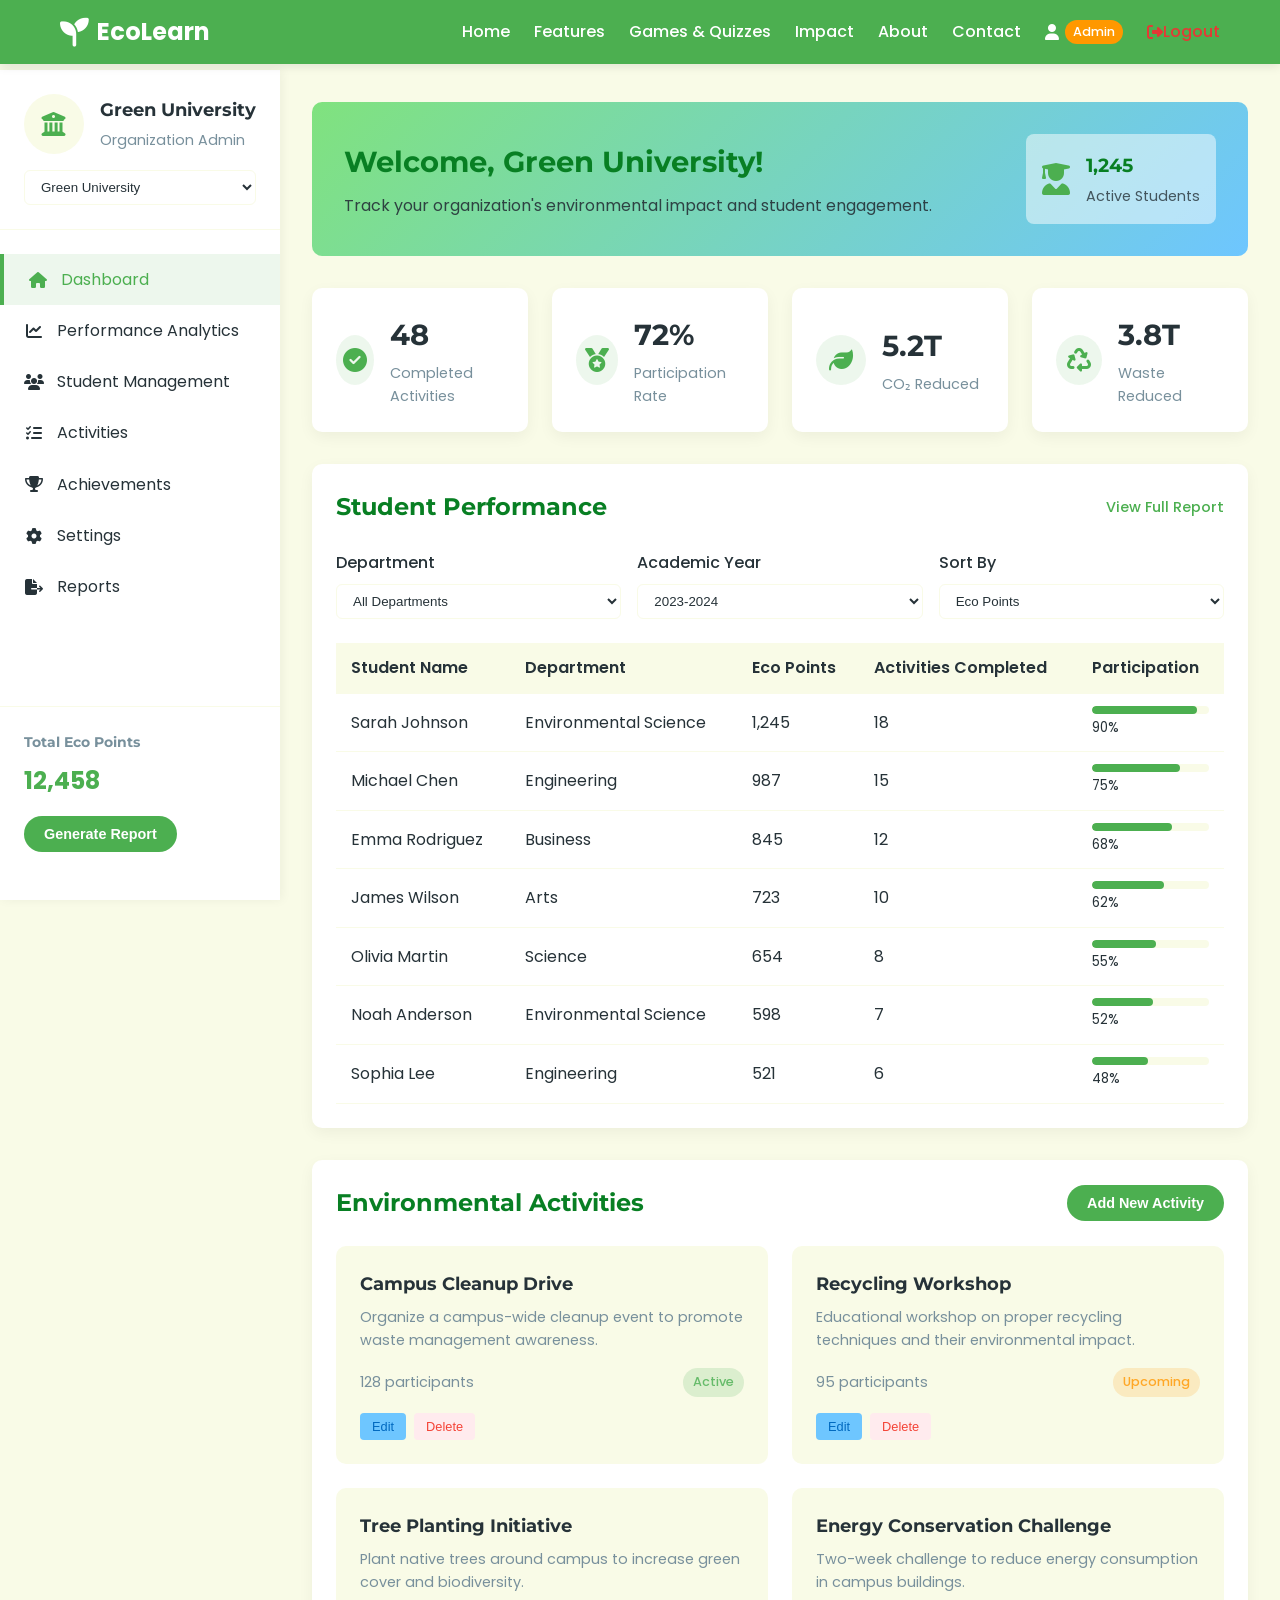
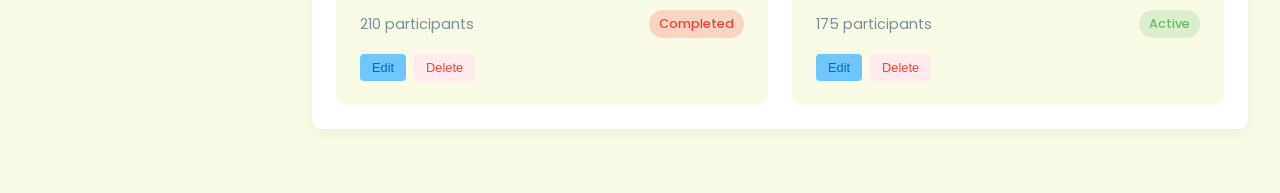
<file: admin_dashboard.html>
<!DOCTYPE html>
<html lang="en">
<head>
    <meta charset="UTF-8">
    <meta name="viewport" content="width=device-width, initial-scale=1.0">
    <title>EcoLearn - Organization Dashboard</title>
    <link href="https://fonts.googleapis.com/css2?family=Poppins:wght@300;400;500;600;700&family=Montserrat:wght@400;500;600;700&display=swap" rel="stylesheet">
    <link rel="stylesheet" href="https://cdnjs.cloudflare.com/ajax/libs/font-awesome/6.4.0/css/all.min.css">
    <style>
        :root {
            --primary: #4CAF50;
            --primary-light: #80e27e;
            --primary-dark: #087f23;
            --secondary: #FF9800;
            --secondary-light: #ffc947;
            --secondary-dark: #c66900;
            --accent: #2196F3;
            --accent-light: #6ec6ff;
            --accent-dark: #0069c0;
            --text: #263238;
            --text-light: #78909c;
            --background: #f9fbe7;
            --surface: #ffffff;
            --error: #f44336;
            --success: #66bb6a;
            --warning: #ffa726;
            --sidebar-width: 280px;
            --header-height: 70px;
        }

        * {
            margin: 0;
            padding: 0;
            box-sizing: border-box;
        }

        body {
            font-family: 'Poppins', sans-serif;
            line-height: 1.6;
            color: var(--text);
            background-color: var(--background);
        }

        h1, h2, h3, h4, h5, h6 {
            font-family: 'Montserrat', sans-serif;
            font-weight: 700;
            color: var(--primary-dark);
        }

        /* Navigation */
        .navbar {
            position: fixed;
            top: 0;
            left: 0;
            width: 100%;
            background-color: var(--primary);
            box-shadow: 0 2px 10px rgba(0, 0, 0, 0.1);
            z-index: 1000;
            padding: 0.8rem 0;
        }

        .nav-container {
            display: flex;
            justify-content: space-between;
            align-items: center;
            max-width: 1200px;
            margin: 0 auto;
            padding: 0 20px;
        }

        .nav-logo {
            display: flex;
            align-items: center;
            font-size: 1.5rem;
            font-weight: 700;
            color: white;
        }

        .nav-logo i {
            margin-right: 0.5rem;
            font-size: 1.8rem;
        }

        .nav-menu {
            display: flex;
            align-items: center;
            list-style: none;
            margin: 0;
            padding: 0;
        }

        .nav-item {
            margin-left: 1.5rem;
            position: relative;
        }

        .nav-link {
            text-decoration: none;
            color: white;
            font-weight: 500;
            transition: color 0.3s;
            display: flex;
            align-items: center;
        }

        .nav-link:hover {
            color: var(--secondary-light);
        }

        .points-badge {
            background-color: var(--secondary);
            color: white;
            border-radius: 20px;
            padding: 2px 8px;
            font-size: 0.8rem;
            margin-left: 6px;
        }

        .logout-link {
            color: #e53935 !important;
        }

        .hamburger {
            display: none;
            flex-direction: column;
            cursor: pointer;
        }

        .bar {
            width: 25px;
            height: 3px;
            background-color: white;
            margin: 3px 0;
            transition: 0.3s;
        }

        /* Dashboard Layout */
        .dashboard-container {
            display: flex;
            margin-top: var(--header-height);
            min-height: calc(100vh - var(--header-height));
        }

        /* Sidebar */
        .sidebar {
            width: var(--sidebar-width);
            background: var(--surface);
            box-shadow: 2px 0 10px rgba(0, 0, 0, 0.05);
            padding: 1.5rem 0;
            display: flex;
            flex-direction: column;
            position: fixed;
            height: calc(100vh - var(--header-height));
            overflow-y: auto;
        }

        .sidebar-header {
            padding: 0 1.5rem 1.5rem;
            border-bottom: 1px solid var(--background);
        }

        .organization-profile {
            display: flex;
            align-items: center;
        }

        .org-img {
            width: 60px;
            height: 60px;
            border-radius: 50%;
            object-fit: cover;
            margin-right: 1rem;
            background-color: var(--background);
            display: flex;
            align-items: center;
            justify-content: center;
            color: var(--primary);
            font-size: 1.5rem;
        }

        .org-info h3 {
            font-size: 1.1rem;
            margin-bottom: 0.25rem;
            color: var(--text);
        }

        .org-info p {
            color: var(--text-light);
            font-size: 0.9rem;
        }

        .org-selector {
            margin-top: 1rem;
        }

        .org-selector select {
            width: 100%;
            padding: 8px 12px;
            border-radius: 6px;
            border: 1px solid var(--background);
            background-color: var(--surface);
            color: var(--text);
        }

        .sidebar-nav {
            flex: 1;
            padding: 1.5rem 0;
        }

        .sidebar-nav ul {
            list-style: none;
        }

        .sidebar-nav .nav-item {
            margin: 0;
        }

        .sidebar-nav .nav-item a {
            display: flex;
            align-items: center;
            padding: 0.8rem 1.5rem;
            color: var(--text);
            text-decoration: none;
            transition: all 0.3s;
        }

        .sidebar-nav .nav-item a i {
            margin-right: 0.8rem;
            width: 20px;
            text-align: center;
        }

        .sidebar-nav .nav-item a:hover {
            background-color: rgba(76, 175, 80, 0.1);
            color: var(--primary);
        }

        .sidebar-nav .nav-item.active a {
            background-color: rgba(76, 175, 80, 0.1);
            color: var(--primary);
            border-left: 4px solid var(--primary);
        }

        .sidebar-footer {
            padding: 1.5rem;
            border-top: 1px solid var(--background);
        }

        .org-stats h4 {
            font-size: 0.9rem;
            color: var(--text-light);
            margin-bottom: 0.5rem;
        }

        .stats-display {
            font-size: 1.5rem;
            font-weight: 700;
            color: var(--primary);
            margin-bottom: 1rem;
        }

        /* Main Content */
        .main-content {
            flex: 1;
            margin-left: var(--sidebar-width);
            padding: 2rem;
        }

        /* Welcome Banner */
        .welcome-banner {
            background: linear-gradient(135deg, var(--primary-light) 0%, var(--accent-light) 100%);
            border-radius: 10px;
            padding: 2rem;
            color: var(--text);
            display: flex;
            justify-content: space-between;
            align-items: center;
            margin-bottom: 2rem;
        }

        .welcome-content h1 {
            font-size: 1.8rem;
            margin-bottom: 0.5rem;
            color: var(--primary-dark);
        }

        .welcome-content p {
            opacity: 0.9;
        }

        .welcome-stats {
            display: flex;
        }

        .stat-card {
            display: flex;
            align-items: center;
            background: rgba(255, 255, 255, 0.5);
            padding: 1rem;
            border-radius: 8px;
        }

        .stat-card i {
            font-size: 2rem;
            margin-right: 1rem;
            color: var(--primary);
        }

        .stat-card h3 {
            font-size: 1.2rem;
            margin-bottom: 0.25rem;
            color: var(--primary-dark);
        }

        .stat-card p {
            font-size: 0.9rem;
            opacity: 0.8;
        }

        /* Stats Overview */
        .stats-overview {
            display: grid;
            grid-template-columns: repeat(auto-fit, minmax(200px, 1fr));
            gap: 1.5rem;
            margin-bottom: 2rem;
        }

        .stats-overview .stat {
            background: var(--surface);
            border-radius: 10px;
            padding: 1.5rem;
            box-shadow: 0 5px 15px rgba(0, 0, 0, 0.05);
            display: flex;
            align-items: center;
        }

        .stat-icon {
            width: 50px;
            height: 50px;
            background: rgba(76, 175, 80, 0.1);
            border-radius: 50%;
            display: flex;
            align-items: center;
            justify-content: center;
            margin-right: 1rem;
        }

        .stat-icon i {
            font-size: 1.5rem;
            color: var(--primary);
        }

        .stat-info h3 {
            font-size: 1.8rem;
            color: var(--text);
            margin-bottom: 0.25rem;
        }

        .stat-info p {
            color: var(--text-light);
            font-size: 0.9rem;
        }

        /* Section Header */
        .section-header {
            display: flex;
            justify-content: space-between;
            align-items: center;
            margin-bottom: 1.5rem;
        }

        .section-header h2 {
            font-size: 1.5rem;
            color: var(--primary-dark);
        }

        .view-all {
            color: var(--primary);
            text-decoration: none;
            font-weight: 500;
            font-size: 0.9rem;
        }

        .view-all:hover {
            text-decoration: underline;
        }

        /* Student Performance */
        .student-performance {
            background: var(--surface);
            border-radius: 10px;
            padding: 1.5rem;
            box-shadow: 0 5px 15px rgba(0, 0, 0, 0.05);
            margin-bottom: 2rem;
        }

        .performance-filters {
            display: flex;
            gap: 1rem;
            margin-bottom: 1.5rem;
        }

        .filter-group {
            flex: 1;
        }

        .filter-group label {
            display: block;
            margin-bottom: 0.5rem;
            font-weight: 500;
            color: var(--text);
        }

        .filter-group select {
            width: 100%;
            padding: 8px 12px;
            border-radius: 6px;
            border: 1px solid var(--background);
            background-color: var(--surface);
            color: var(--text);
        }

        .performance-table {
            width: 100%;
            border-collapse: collapse;
        }

        .performance-table th,
        .performance-table td {
            padding: 12px 15px;
            text-align: left;
            border-bottom: 1px solid var(--background);
        }

        .performance-table th {
            background-color: var(--background);
            font-weight: 600;
            color: var(--text);
        }

        .performance-table tr:hover {
            background-color: rgba(76, 175, 80, 0.05);
        }

        .progress-bar {
            height: 8px;
            background-color: var(--background);
            border-radius: 4px;
            overflow: hidden;
        }

        .progress-fill {
            height: 100%;
            background-color: var(--primary);
            border-radius: 4px;
        }

        /* Activities Management */
        .activities-management {
            background: var(--surface);
            border-radius: 10px;
            padding: 1.5rem;
            box-shadow: 0 5px 15px rgba(0, 0, 0, 0.05);
            margin-bottom: 2rem;
        }

        .activities-header {
            display: flex;
            justify-content: space-between;
            align-items: center;
            margin-bottom: 1.5rem;
        }

        .btn {
            padding: 10px 20px;
            border-radius: 50px;
            font-weight: 600;
            font-size: 0.9rem;
            cursor: pointer;
            transition: all 0.3s;
            border: none;
            display: inline-block;
            text-align: center;
            text-decoration: none;
        }

        .btn-primary {
            background-color: var(--primary);
            color: white;
        }

        .btn-primary:hover {
            background-color: var(--primary-dark);
            transform: translateY(-2px);
        }

        .btn-secondary {
            background-color: var(--background);
            color: var(--text);
        }

        .btn-secondary:hover {
            background-color: #e0e0e0;
        }

        .activities-grid {
            display: grid;
            grid-template-columns: repeat(auto-fill, minmax(300px, 1fr));
            gap: 1.5rem;
        }

        .activity-card {
            background: var(--background);
            border-radius: 10px;
            padding: 1.5rem;
            position: relative;
        }

        .activity-card h3 {
            font-size: 1.1rem;
            margin-bottom: 0.5rem;
            color: var(--text);
        }

        .activity-card p {
            color: var(--text-light);
            margin-bottom: 1rem;
            font-size: 0.9rem;
        }

        .activity-meta {
            display: flex;
            justify-content: space-between;
            align-items: center;
            margin-bottom: 1rem;
        }

        .participants {
            font-size: 0.9rem;
            color: var(--text-light);
        }

        .activity-status {
            padding: 4px 10px;
            border-radius: 20px;
            font-size: 0.8rem;
            font-weight: 500;
        }

        .status-active {
            background: rgba(102, 187, 106, 0.2);
            color: var(--success);
        }

        .status-upcoming {
            background: rgba(255, 167, 38, 0.2);
            color: var(--warning);
        }

        .status-completed {
            background: rgba(244, 67, 54, 0.2);
            color: var(--error);
        }

        .activity-actions {
            display: flex;
            gap: 0.5rem;
        }

        .action-btn {
            padding: 6px 12px;
            border-radius: 4px;
            font-size: 0.8rem;
            cursor: pointer;
            border: none;
        }

        .edit-btn {
            background-color: var(--accent-light);
            color: var(--accent-dark);
        }

        .delete-btn {
            background-color: #ffebee;
            color: var(--error);
        }

        /* Add Activity Modal */
        .modal {
            display: none;
            position: fixed;
            top: 0;
            left: 0;
            width: 100%;
            height: 100%;
            background: rgba(0, 0, 0, 0.7);
            z-index: 10000;
            justify-content: center;
            align-items: center;
        }

        .modal-content {
            background: var(--surface);
            padding: 30px;
            border-radius: 15px;
            max-width: 500px;
            width: 90%;
        }

        .modal-header {
            display: flex;
            justify-content: space-between;
            align-items: center;
            margin-bottom: 20px;
        }

        .modal-header h2 {
            color: var(--primary);
        }

        .close-modal {
            background: none;
            border: none;
            font-size: 1.5rem;
            cursor: pointer;
            color: var(--text-light);
        }

        .form-group {
            margin-bottom: 1.5rem;
        }

        .form-group label {
            display: block;
            margin-bottom: 0.5rem;
            font-weight: 500;
            color: var(--text);
        }

        .form-group input,
        .form-group textarea,
        .form-group select {
            width: 100%;
            padding: 10px 15px;
            border: 1px solid var(--background);
            border-radius: 6px;
            background-color: var(--surface);
            color: var(--text);
        }

        .form-group textarea {
            min-height: 100px;
            resize: vertical;
        }

        .form-actions {
            display: flex;
            justify-content: flex-end;
            gap: 1rem;
            margin-top: 1.5rem;
        }

        /* Responsive Design */
        @media screen and (max-width: 1024px) {
            .sidebar {
                width: 240px;
            }
            
            .main-content {
                margin-left: 240px;
            }
        }

        @media screen and (max-width: 768px) {
            .hamburger {
                display: flex;
            }
            
            .nav-menu {
                position: fixed;
                left: -100%;
                top: 70px;
                display: flex;
                flex-direction: column;
                background-color: var(--primary);
                width: 100%;
                text-align: center;
                transition: 0.3s;
                box-shadow: 0 10px 27px rgba(0, 0, 0, 0.05);
                padding: 2rem 0;
            }
            
            .nav-menu.active {
                left: 0;
            }
            
            .nav-item {
                margin: 1.5rem 0;
            }
            
            .dashboard-container {
                flex-direction: column;
            }
            
            .sidebar {
                position: relative;
                width: 100%;
                height: auto;
                margin-bottom: 1rem;
            }
            
            .main-content {
                margin-left: 0;
                padding: 1rem;
            }
            
            .welcome-banner {
                flex-direction: column;
                text-align: center;
                gap: 1.5rem;
            }
            
            .stats-overview {
                grid-template-columns: repeat(2, 1fr);
            }
            
            .performance-filters {
                flex-direction: column;
            }
            
            .activities-grid {
                grid-template-columns: 1fr;
            }
        }

        @media screen and (max-width: 480px) {
            .stats-overview {
                grid-template-columns: 1fr;
            }
            
            .stat {
                flex-direction: column;
                text-align: center;
            }
            
            .stat-icon {
                margin-right: 0;
                margin-bottom: 1rem;
            }
        }
    </style>
</head>
<body>
    <!-- Navigation -->
    <nav class="navbar">
        <div class="nav-container">
            <div class="nav-logo">
                <i class="fas fa-seedling"></i>
                <span>EcoLearn</span>
            </div>
            <ul class="nav-menu">
                <li class="nav-item"><a href="index.html" class="nav-link">Home</a></li>
                <li class="nav-item"><a href="#features" class="nav-link">Features</a></li>
                <li class="nav-item"><a href="#games" class="nav-link">Games & Quizzes</a></li>
                <li class="nav-item"><a href="#impact" class="nav-link">Impact</a></li>
                <li class="nav-item"><a href="#about" class="nav-link">About</a></li>
                <li class="nav-item"><a href="#contact" class="nav-link">Contact</a></li>
                <li class="nav-item"><a href="profile.html" class="nav-link profile-link">
                    <i class="fas fa-user"></i>
                    <span class="points-badge" id="nav-points">Admin</span>
                </a></li>
                <li class="nav-item"><a href="#" class="nav-link logout-link" id="logout-btn">
                    <i class="fas fa-sign-out-alt"></i>
                    Logout
                </a></li>
            </ul>
            <div class="hamburger">
                <span class="bar"></span>
                <span class="bar"></span>
                <span class="bar"></span>
            </div>
        </div>
    </nav>

    <!-- Dashboard Layout -->
    <div class="dashboard-container">
        <!-- Sidebar -->
        <aside class="sidebar">
            <div class="sidebar-header">
                <div class="organization-profile">
                    <div class="org-img">
                        <i class="fas fa-university"></i>
                    </div>
                    <div class="org-info">
                        <h3 id="org-name">Green University</h3>
                        <p>Organization Admin</p>
                    </div>
                </div>
                <div class="org-selector">
                    <select id="organization-select">
                        <option value="green-university">Green University</option>
                        <option value="eco-college">Eco College</option>
                        <option value="sustainability-institute">Sustainability Institute</option>
                        <option value="environment-org">Environment Organization</option>
                    </select>
                </div>
            </div>
            
            <nav class="sidebar-nav">
                <ul>
                    <li class="nav-item active">
                        <a href="#">
                            <i class="fas fa-home"></i>
                            <span>Dashboard</span>
                        </a>
                    </li>
                    <li class="nav-item">
                        <a href="#">
                            <i class="fas fa-chart-line"></i>
                            <span>Performance Analytics</span>
                        </a>
                    </li>
                    <li class="nav-item">
                        <a href="#">
                            <i class="fas fa-users"></i>
                            <span>Student Management</span>
                        </a>
                    </li>
                    <li class="nav-item">
                        <a href="#">
                            <i class="fas fa-tasks"></i>
                            <span>Activities</span>
                        </a>
                    </li>
                    <li class="nav-item">
                        <a href="#">
                            <i class="fas fa-trophy"></i>
                            <span>Achievements</span>
                        </a>
                    </li>
                    <li class="nav-item">
                        <a href="#">
                            <i class="fas fa-cog"></i>
                            <span>Settings</span>
                        </a>
                    </li>
                    <li class="nav-item">
                        <a href="#">
                            <i class="fas fa-file-export"></i>
                            <span>Reports</span>
                        </a>
                    </li>
                </ul>
            </nav>
            
            <div class="sidebar-footer">
                <div class="org-stats">
                    <h4>Total Eco Points</h4>
                    <div class="stats-display" id="total-org-points">12,458</div>
                    <button class="btn btn-primary">Generate Report</button>
                </div>
            </div>
        </aside>

        <!-- Main Content -->
        <main class="main-content">
            <!-- Welcome Banner -->
            <section class="welcome-banner">
                <div class="welcome-content">
                    <h1 id="welcome-message">Welcome, Green University!</h1>
                    <p>Track your organization's environmental impact and student engagement.</p>
                </div>
                <div class="welcome-stats">
                    <div class="stat-card">
                        <i class="fas fa-user-graduate"></i>
                        <div>
                            <h3 id="student-count">1,245</h3>
                            <p>Active Students</p>
                        </div>
                    </div>
                </div>
            </section>

            <!-- Stats Overview -->
            <section class="stats-overview">
                <div class="stat">
                    <div class="stat-icon">
                        <i class="fas fa-check-circle"></i>
                    </div>
                    <div class="stat-info">
                        <h3 id="completed-activities">48</h3>
                        <p>Completed Activities</p>
                    </div>
                </div>
                <div class="stat">
                    <div class="stat-icon">
                        <i class="fas fa-medal"></i>
                    </div>
                    <div class="stat-info">
                        <h3 id="participation-rate">72%</h3>
                        <p>Participation Rate</p>
                    </div>
                </div>
                <div class="stat">
                    <div class="stat-icon">
                        <i class="fas fa-leaf"></i>
                    </div>
                    <div class="stat-info">
                        <h3 id="co2-reduced">5.2T</h3>
                        <p>CO₂ Reduced</p>
                    </div>
                </div>
                <div class="stat">
                    <div class="stat-icon">
                        <i class="fas fa-recycle"></i>
                    </div>
                    <div class="stat-info">
                        <h3 id="waste-reduced">3.8T</h3>
                        <p>Waste Reduced</p>
                    </div>
                </div>
            </section>

            <!-- Student Performance -->
            <section class="student-performance">
                <div class="section-header">
                    <h2>Student Performance</h2>
                    <a href="#" class="view-all">View Full Report</a>
                </div>
                
                <div class="performance-filters">
                    <div class="filter-group">
                        <label for="department-filter">Department</label>
                        <select id="department-filter">
                            <option value="all">All Departments</option>
                            <option value="science">Science</option>
                            <option value="engineering">Engineering</option>
                            <option value="arts">Arts</option>
                            <option value="business">Business</option>
                        </select>
                    </div>
                    <div class="filter-group">
                        <label for="year-filter">Academic Year</label>
                        <select id="year-filter">
                            <option value="2023">2023-2024</option>
                            <option value="2022">2022-2023</option>
                            <option value="2021">2021-2022</option>
                        </select>
                    </div>
                    <div class="filter-group">
                        <label for="sort-by">Sort By</label>
                        <select id="sort-by">
                            <option value="points">Eco Points</option>
                            <option value="activities">Activities Completed</option>
                            <option value="name">Name</option>
                        </select>
                    </div>
                </div>
                
                <div class="table-container">
                    <table class="performance-table">
                        <thead>
                            <tr>
                                <th>Student Name</th>
                                <th>Department</th>
                                <th>Eco Points</th>
                                <th>Activities Completed</th>
                                <th>Participation</th>
                            </tr>
                        </thead>
                        <tbody id="students-table-body">
                            <!-- Student data will be populated here -->
                        </tbody>
                    </table>
                </div>
            </section>

            <!-- Activities Management -->
            <section class="activities-management">
                <div class="activities-header">
                    <h2>Environmental Activities</h2>
                    <button class="btn btn-primary" id="add-activity-btn">Add New Activity</button>
                </div>
                
                <div class="activities-grid">
                    <div class="activity-card">
                        <h3>Campus Cleanup Drive</h3>
                        <p>Organize a campus-wide cleanup event to promote waste management awareness.</p>
                        <div class="activity-meta">
                            <span class="participants">128 participants</span>
                            <span class="activity-status status-active">Active</span>
                        </div>
                        <div class="activity-actions">
                            <button class="action-btn edit-btn">Edit</button>
                            <button class="action-btn delete-btn">Delete</button>
                        </div>
                    </div>
                    
                    <div class="activity-card">
                        <h3>Recycling Workshop</h3>
                        <p>Educational workshop on proper recycling techniques and their environmental impact.</p>
                        <div class="activity-meta">
                            <span class="participants">95 participants</span>
                            <span class="activity-status status-upcoming">Upcoming</span>
                        </div>
                        <div class="activity-actions">
                            <button class="action-btn edit-btn">Edit</button>
                            <button class="action-btn delete-btn">Delete</button>
                        </div>
                    </div>
                    
                    <div class="activity-card">
                        <h3>Tree Planting Initiative</h3>
                        <p>Plant native trees around campus to increase green cover and biodiversity.</p>
                        <div class="activity-meta">
                            <span class="participants">210 participants</span>
                            <span class="activity-status status-completed">Completed</span>
                        </div>
                        <div class="activity-actions">
                            <button class="action-btn edit-btn">Edit</button>
                            <button class="action-btn delete-btn">Delete</button>
                        </div>
                    </div>
                    
                    <div class="activity-card">
                        <h3>Energy Conservation Challenge</h3>
                        <p>Two-week challenge to reduce energy consumption in campus buildings.</p>
                        <div class="activity-meta">
                            <span class="participants">175 participants</span>
                            <span class="activity-status status-active">Active</span>
                        </div>
                        <div class="activity-actions">
                            <button class="action-btn edit-btn">Edit</button>
                            <button class="action-btn delete-btn">Delete</button>
                        </div>
                    </div>
                </div>
            </section>
        </main>
    </div>

    <!-- Add Activity Modal -->
    <div class="modal" id="add-activity-modal">
        <div class="modal-content">
            <div class="modal-header">
                <h2>Add New Activity</h2>
                <button class="close-modal">&times;</button>
            </div>
            <form id="activity-form">
                <div class="form-group">
                    <label for="activity-name">Activity Name</label>
                    <input type="text" id="activity-name" required>
                </div>
                <div class="form-group">
                    <label for="activity-description">Description</label>
                    <textarea id="activity-description" required></textarea>
                </div>
                <div class="form-group">
                    <label for="activity-category">Category</label>
                    <select id="activity-category" required>
                        <option value="">Select Category</option>
                        <option value="cleanup">Cleanup Drive</option>
                        <option value="recycling">Recycling</option>
                        <option value="conservation">Conservation</option>
                        <option value="education">Education</option>
                        <option value="other">Other</option>
                    </select>
                </div>
                <div class="form-group">
                    <label for="activity-date">Date</label>
                    <input type="date" id="activity-date" required>
                </div>
                <div class="form-group">
                    <label for="activity-location">Location</label>
                    <input type="text" id="activity-location" required>
                </div>
                <div class="form-actions">
                    <button type="button" class="btn btn-secondary" id="cancel-activity">Cancel</button>
                    <button type="submit" class="btn btn-primary">Save Activity</button>
                </div>
            </form>
        </div>
    </div>

    <script>
        // Simulated database for universities and their students
        const universityDatabase = {
            'green-university': {
                name: 'Green University',
                stats: {
                    points: '12,458',
                    students: '1,245',
                    activities: '48',
                    participation: '72%',
                    co2Reduced: '5.2T',
                    wasteReduced: '3.8T'
                },
                students: [
                    { name: 'Sarah Johnson', department: 'Environmental Science', points: 1245, activities: 18, participation: 90 },
                    { name: 'Michael Chen', department: 'Engineering', points: 987, activities: 15, participation: 75 },
                    { name: 'Emma Rodriguez', department: 'Business', points: 845, activities: 12, participation: 68 },
                    { name: 'James Wilson', department: 'Arts', points: 723, activities: 10, participation: 62 },
                    { name: 'Olivia Martin', department: 'Science', points: 654, activities: 8, participation: 55 },
                    { name: 'Noah Anderson', department: 'Environmental Science', points: 598, activities: 7, participation: 52 },
                    { name: 'Sophia Lee', department: 'Engineering', points: 521, activities: 6, participation: 48 }
                ]
            },
            'eco-college': {
                name: 'Eco College',
                stats: {
                    points: '8,732',
                    students: '876',
                    activities: '32',
                    participation: '65%',
                    co2Reduced: '3.1T',
                    wasteReduced: '2.4T'
                },
                students: [
                    { name: 'Liam Garcia', department: 'Environmental Science', points: 987, activities: 14, participation: 82 },
                    { name: 'Isabella Martinez', department: 'Business', points: 845, activities: 12, participation: 75 },
                    { name: 'Ethan Brown', department: 'Science', points: 732, activities: 10, participation: 68 },
                    { name: 'Mia Johnson', department: 'Arts', points: 654, activities: 9, participation: 62 },
                    { name: 'Lucas Smith', department: 'Engineering', points: 587, activities: 8, participation: 58 }
                ]
            },
            'sustainability-institute': {
                name: 'Sustainability Institute',
                stats: {
                    points: '15,321',
                    students: '1,532',
                    activities: '56',
                    participation: '78%',
                    co2Reduced: '6.8T',
                    wasteReduced: '4.2T'
                },
                students: [
                    { name: 'Amelia Wilson', department: 'Environmental Science', points: 1542, activities: 20, participation: 92 },
                    { name: 'Benjamin Taylor', department: 'Engineering', points: 1321, activities: 18, participation: 85 },
                    { name: 'Charlotte Davis', department: 'Science', points: 1187, activities: 16, participation: 78 },
                    { name: 'Henry Miller', department: 'Business', points: 1045, activities: 14, participation: 72 },
                    { name: 'Evelyn Clark', department: 'Arts', points: 932, activities: 12, participation: 68 },
                    { name: 'Alexander White', department: 'Environmental Science', points: 845, activities: 11, participation: 64 },
                    { name: 'Harper Lewis', department: 'Engineering', points: 765, activities: 10, participation: 60 }
                ]
            },
            'environment-org': {
                name: 'Environment Organization',
                stats: {
                    points: '23,876',
                    students: '2,154',
                    activities: '72',
                    participation: '82%',
                    co2Reduced: '9.5T',
                    wasteReduced: '6.3T'
                },
                students: [
                    { name: 'Daniel Harris', department: 'Environmental Science', points: 1987, activities: 24, participation: 95 },
                    { name: 'Ella Walker', department: 'Engineering', points: 1765, activities: 21, participation: 88 },
                    { name: 'Jackson King', department: 'Science', points: 1623, activities: 19, participation: 82 },
                    { name: 'Sofia Scott', department: 'Business', points: 1487, activities: 17, participation: 78 },
                    { name: 'Aiden Young', department: 'Arts', points: 1345, activities: 15, participation: 72 },
                    { name: 'Scarlett Green', department: 'Environmental Science', points: 1234, activities: 14, participation: 68 },
                    { name: 'Logan Hall', department: 'Engineering', points: 1123, activities: 13, participation: 65 },
                    { name: 'Chloe Adams', department: 'Science', points: 987, activities: 12, participation: 62 }
                ]
            }
        };

        document.addEventListener('DOMContentLoaded', function() {
            // Organization selector
            const orgSelect = document.getElementById('organization-select');
            const orgName = document.getElementById('org-name');
            const welcomeMessage = document.getElementById('welcome-message');
            
            // Initial load
            loadUniversityData('green-university');
            
            orgSelect.addEventListener('change', function() {
                const selectedUniversityId = this.value;
                loadUniversityData(selectedUniversityId);
            });
            
            // Add activity modal
            const addActivityBtn = document.getElementById('add-activity-btn');
            const addActivityModal = document.getElementById('add-activity-modal');
            const closeModalBtn = document.querySelector('.close-modal');
            const cancelActivityBtn = document.getElementById('cancel-activity');
            const activityForm = document.getElementById('activity-form');
            
            addActivityBtn.addEventListener('click', function() {
                addActivityModal.style.display = 'flex';
            });
            
            closeModalBtn.addEventListener('click', closeModal);
            cancelActivityBtn.addEventListener('click', closeModal);
            
            activityForm.addEventListener('submit', function(e) {
                e.preventDefault();
                
                // In a real application, you would save the activity data to your backend
                alert('Activity added successfully!');
                closeModal();
                
                // Reset form
                activityForm.reset();
            });
            
            function closeModal() {
                addActivityModal.style.display = 'none';
            }
            
            // Close modal when clicking outside
            window.addEventListener('click', function(e) {
                if (e.target === addActivityModal) {
                    closeModal();
                }
            });
            
            // Mobile menu toggle
            const hamburger = document.querySelector('.hamburger');
            const navMenu = document.querySelector('.nav-menu');
            
            if (hamburger) {
                hamburger.addEventListener('click', function() {
                    navMenu.classList.toggle('active');
                });
            }
            
            // Function to load university data
            function loadUniversityData(universityId) {
                const university = universityDatabase[universityId];
                
                if (!university) return;
                
                // Update UI with university data
                orgName.textContent = university.name;
                welcomeMessage.textContent = `Welcome, ${university.name}!`;
                
                // Update statistics
                document.getElementById('total-org-points').textContent = university.stats.points;
                document.getElementById('student-count').textContent = university.stats.students;
                document.getElementById('completed-activities').textContent = university.stats.activities;
                document.getElementById('participation-rate').textContent = university.stats.participation;
                document.getElementById('co2-reduced').textContent = university.stats.co2Reduced;
                document.getElementById('waste-reduced').textContent = university.stats.wasteReduced;
                
                // Update student table
                populateStudentTable(university.students);
            }
            
            // Function to populate student table
            function populateStudentTable(students) {
                const tableBody = document.getElementById('students-table-body');
                tableBody.innerHTML = '';
                
                students.forEach(student => {
                    const row = document.createElement('tr');
                    row.innerHTML = `
                        <td>${student.name}</td>
                        <td>${student.department}</td>
                        <td>${student.points.toLocaleString()}</td>
                        <td>${student.activities}</td>
                        <td>
                            <div class="progress-bar">
                                <div class="progress-fill" style="width: ${student.participation}%"></div>
                            </div>
                            <small>${student.participation}%</small>
                        </td>
                    `;
                    tableBody.appendChild(row);
                });
            }
            
            // Filter functionality
            const departmentFilter = document.getElementById('department-filter');
            const sortByFilter = document.getElementById('sort-by');
            
            departmentFilter.addEventListener('change', filterStudents);
            sortByFilter.addEventListener('change', filterStudents);
            
            function filterStudents() {
                const currentUniversityId = document.getElementById('organization-select').value;
                const university = universityDatabase[currentUniversityId];
                const department = departmentFilter.value;
                const sortBy = sortByFilter.value;
                
                let filteredStudents = [...university.students];
                
                // Filter by department
                if (department !== 'all') {
                    filteredStudents = filteredStudents.filter(student => 
                        student.department.toLowerCase().includes(department.toLowerCase()));
                }
                
                // Sort students
                filteredStudents.sort((a, b) => {
                    if (sortBy === 'points') {
                        return b.points - a.points;
                    } else if (sortBy === 'activities') {
                        return b.activities - a.activities;
                    } else if (sortBy === 'name') {
                        return a.name.localeCompare(b.name);
                    }
                    return 0;
                });
                
                // Update table
                populateStudentTable(filteredStudents);
            }
        });
    </script>
</body>
</html>
</file>
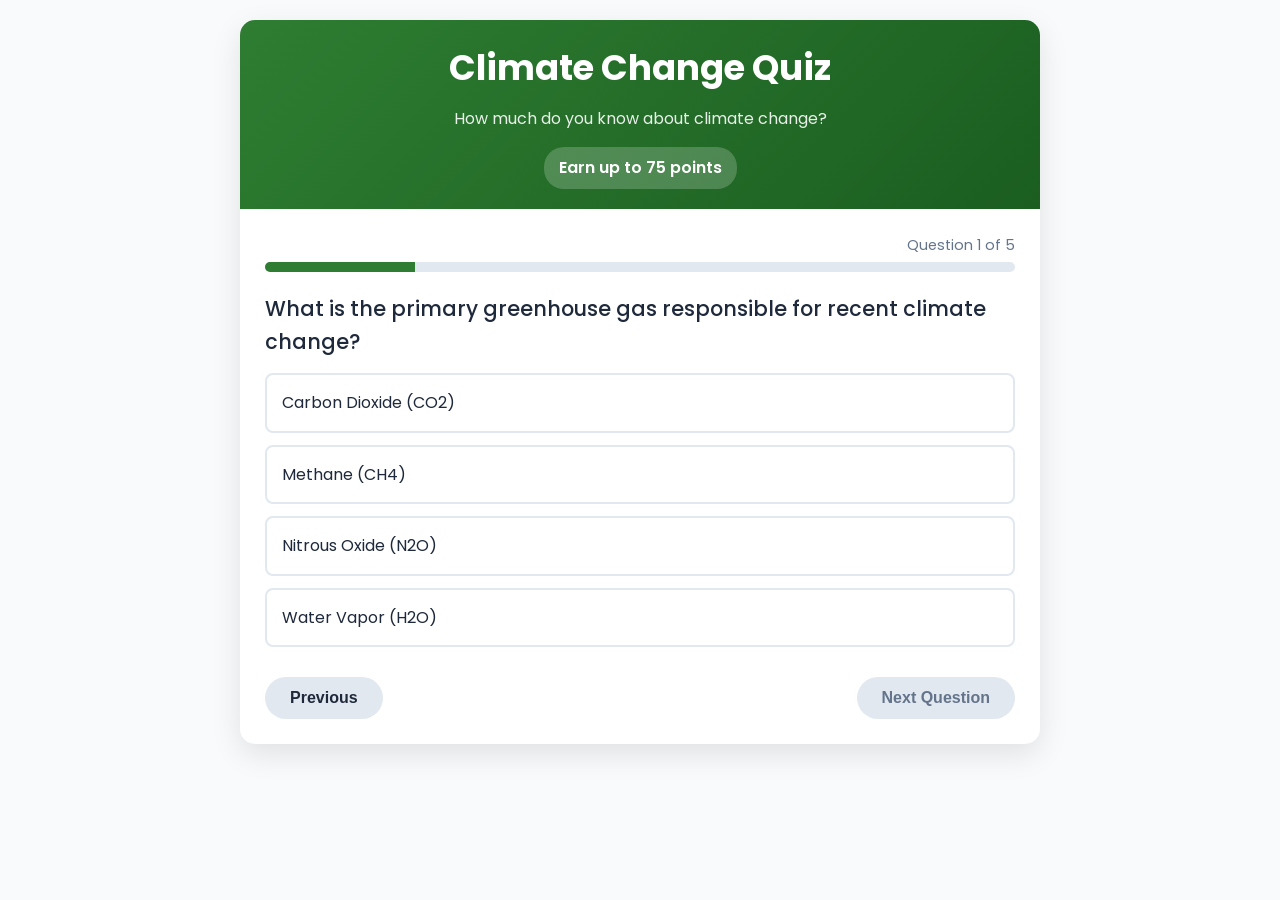
<file: climate-quiz.html>
<!DOCTYPE html>
<html lang="en">
<head>
    <meta charset="UTF-8">
    <meta name="viewport" content="width=device-width, initial-scale=1.0">
    <title>Climate Change Quiz - EcoLearn</title>
    <link href="https://fonts.googleapis.com/css2?family=Poppins:wght@300;400;500;600;700&display=swap" rel="stylesheet">
    <link rel="stylesheet" href="https://cdnjs.cloudflare.com/ajax/libs/font-awesome/6.4.0/css/all.min.css">
    <style>
        * {
            margin: 0;
            padding: 0;
            box-sizing: border-box;
        }

        :root {
            --primary: #2e7d32;
            --primary-dark: #1b5e20;
            --secondary: #0288d1;
            --accent: #ef6c00;
            --light: #f8fafc;
            --dark: #1e293b;
            --gray: #64748b;
            --light-gray: #e2e8f0;
            --success: #4caf50;
            --warning: #ff9800;
            --info: #2196f3;
        }

        body {
            font-family: 'Poppins', sans-serif;
            line-height: 1.6;
            color: var(--dark);
            background-color: #f8fafc;
            padding: 20px;
        }

        .container {
            max-width: 800px;
            margin: 0 auto;
            background: white;
            border-radius: 15px;
            box-shadow: 0 10px 30px rgba(0, 0, 0, 0.1);
            overflow: hidden;
        }

        .quiz-header {
            background: linear-gradient(135deg, var(--primary) 0%, var(--primary-dark) 100%);
            color: white;
            padding: 20px;
            text-align: center;
        }

        .quiz-header h1 {
            font-size: 2.2rem;
            margin-bottom: 10px;
        }

        .quiz-header p {
            opacity: 0.9;
            margin-bottom: 15px;
        }

        .points-display {
            background: rgba(255, 255, 255, 0.2);
            display: inline-block;
            padding: 8px 15px;
            border-radius: 20px;
            font-weight: 600;
        }

        .quiz-content {
            padding: 25px;
        }

        .progress-container {
            margin-bottom: 20px;
        }

        .progress-bar {
            height: 10px;
            background: var(--light-gray);
            border-radius: 5px;
            overflow: hidden;
        }

        .progress {
            height: 100%;
            background: var(--primary);
            width: 0%;
            transition: width 0.3s;
        }

        .question-count {
            text-align: right;
            font-size: 0.9rem;
            color: var(--gray);
            margin-bottom: 5px;
        }

        .question-container {
            margin-bottom: 25px;
        }

        .question {
            font-size: 1.3rem;
            margin-bottom: 15px;
            font-weight: 500;
        }

        .options-container {
            display: flex;
            flex-direction: column;
            gap: 12px;
        }

        .option {
            padding: 15px;
            border: 2px solid var(--light-gray);
            border-radius: 8px;
            cursor: pointer;
            transition: all 0.3s;
        }

        .option:hover {
            background: #f1f8e9;
            border-color: var(--primary);
        }

        .option.selected {
            background: #e8f5e9;
            border-color: var(--primary);
        }

        .option.correct {
            background: #e8f5e9;
            border-color: var(--success);
        }

        .option.incorrect {
            background: #ffebee;
            border-color: #f44336;
        }

        .quiz-controls {
            display: flex;
            justify-content: space-between;
            margin-top: 30px;
        }

        .btn {
            padding: 12px 25px;
            border-radius: 50px;
            font-weight: 600;
            font-size: 1rem;
            cursor: pointer;
            transition: all 0.3s;
            border: none;
        }

        .btn-primary {
            background-color: var(--primary);
            color: white;
        }

        .btn-primary:hover:not(:disabled) {
            background-color: var(--primary-dark);
            transform: translateY(-2px);
        }

        .btn-primary:disabled {
            background-color: var(--light-gray);
            color: var(--gray);
            cursor: not-allowed;
        }

        .btn-secondary {
            background-color: var(--light-gray);
            color: var(--dark);
        }

        .btn-secondary:hover {
            background-color: #d5dbe7;
        }

        .explanation {
            margin-top: 20px;
            padding: 15px;
            background: #e3f2fd;
            border-radius: 8px;
            display: none;
        }

        .explanation.show {
            display: block;
        }

        /* Modal */
        .modal {
            display: none;
            position: fixed;
            top: 0;
            left: 0;
            width: 100%;
            height: 100%;
            background: rgba(0, 0, 0, 0.7);
            z-index: 1000;
            justify-content: center;
            align-items: center;
        }

        .modal-content {
            background: white;
            padding: 30px;
            border-radius: 15px;
            text-align: center;
            max-width: 500px;
            width: 90%;
        }

        .modal h2 {
            color: var(--primary);
            margin-bottom: 15px;
        }

        .modal p {
            margin-bottom: 20px;
        }

        .score-display {
            font-size: 3rem;
            color: var(--primary);
            font-weight: 700;
            margin: 20px 0;
        }

        @media (max-width: 600px) {
            .quiz-controls {
                flex-direction: column;
                gap: 15px;
            }
            
            .btn {
                width: 100%;
            }
        }
    </style>
</head>
<body>
    <div class="container">
        <div class="quiz-header">
            <h1>Climate Change Quiz</h1>
            <p>How much do you know about climate change?</p>
            <div class="points-display">Earn up to 75 points</div>
        </div>
        
        <div class="quiz-content">
            <div class="progress-container">
                <div class="question-count">Question <span id="current-question">1</span> of <span id="total-questions">5</span></div>
                <div class="progress-bar">
                    <div class="progress" id="progress"></div>
                </div>
            </div>
            
            <div class="question-container">
                <div class="question" id="question"></div>
                <div class="options-container" id="options-container"></div>
                <div class="explanation" id="explanation"></div>
            </div>
            
            <div class="quiz-controls">
                <button class="btn btn-secondary" id="prev-btn" disabled>Previous</button>
                <button class="btn btn-primary" id="next-btn">Next Question</button>
            </div>
        </div>
    </div>
    
    <div class="modal" id="results-modal">
        <div class="modal-content">
            <h2>Quiz Complete!</h2>
            <p>Your final score:</p>
            <div class="score-display"><span id="final-score">0</span>/5</div>
            <p>You've earned <span id="points-earned">0</span> Eco Points</p>
            <button class="btn btn-primary" id="close-modal">Continue</button>
        </div>
    </div>

    <script>
        document.addEventListener('DOMContentLoaded', function() {
            const questions = [
                {
                    question: "What is the primary greenhouse gas responsible for recent climate change?",
                    options: ["Carbon Dioxide (CO2)", "Methane (CH4)", "Nitrous Oxide (N2O)", "Water Vapor (H2O)"],
                    correctIndex: 0,
                    explanation: "Carbon dioxide (CO2) is the primary greenhouse gas emitted through human activities, responsible for about 76% of the greenhouse effect causing recent climate change."
                },
                {
                    question: "Which of these is a major consequence of climate change?",
                    options: ["Decreased sea levels", "More predictable weather patterns", "Increased frequency of extreme weather events", "Global cooling"],
                    correctIndex: 2,
                    explanation: "Climate change is increasing the frequency and intensity of extreme weather events like hurricanes, heatwaves, droughts, and heavy rainfall."
                },
                {
                    question: "What percentage of climate scientists agree that humans are causing global warming?",
                    options: ["50%", "66%", "87%", "Over 97%"],
                    correctIndex: 3,
                    explanation: "Multiple studies have found that 97% or more of actively publishing climate scientists agree that humans are causing global warming and climate change."
                },
                {
                    question: "Which of these is NOT a renewable energy source?",
                    options: ["Solar power", "Wind power", "Natural gas", "Hydroelectric power"],
                    correctIndex: 2,
                    explanation: "Natural gas is a fossil fuel, not a renewable energy source. Solar, wind, and hydroelectric power are all renewable energy sources."
                },
                {
                    question: "What is the main international agreement to limit global warming?",
                    options: ["Kyoto Protocol", "Paris Agreement", "Montreal Protocol", "Copenhagen Accord"],
                    correctIndex: 1,
                    explanation: "The Paris Agreement is a legally binding international treaty on climate change, adopted in 2015 with the goal to limit global warming to well below 2°C."
                }
            ];
            
            const questionElement = document.getElementById('question');
            const optionsContainer = document.getElementById('options-container');
            const explanationElement = document.getElementById('explanation');
            const currentQuestionElement = document.getElementById('current-question');
            const totalQuestionsElement = document.getElementById('total-questions');
            const progressElement = document.getElementById('progress');
            const prevBtn = document.getElementById('prev-btn');
            const nextBtn = document.getElementById('next-btn');
            const resultsModal = document.getElementById('results-modal');
            const finalScoreElement = document.getElementById('final-score');
            const pointsEarnedElement = document.getElementById('points-earned');
            const closeModal = document.getElementById('close-modal');
            
            let currentQuestion = 0;
            let score = 0;
            let userAnswers = new Array(questions.length).fill(null);
            
            // Initialize quiz
            totalQuestionsElement.textContent = questions.length;
            loadQuestion();
            
            // Load question
            function loadQuestion() {
                const question = questions[currentQuestion];
                questionElement.textContent = question.question;
                optionsContainer.innerHTML = '';
                
                currentQuestionElement.textContent = currentQuestion + 1;
                progressElement.style.width = `${((currentQuestion + 1) / questions.length) * 100}%`;
                
                question.options.forEach((option, index) => {
                    const optionElement = document.createElement('div');
                    optionElement.classList.add('option');
                    optionElement.textContent = option;
                    
                    if (userAnswers[currentQuestion] === index) {
                        optionElement.classList.add('selected');
                    }
                    
                    optionElement.addEventListener('click', () => selectOption(index));
                    optionsContainer.appendChild(optionElement);
                });
                
                // Show explanation if already answered
                if (userAnswers[currentQuestion] !== null) {
                    showExplanation();
                } else {
                    explanationElement.classList.remove('show');
                }
                
                // Update buttons
                prevBtn.disabled = currentQuestion === 0;
                
                if (currentQuestion === questions.length - 1) {
                    nextBtn.textContent = 'Finish Quiz';
                } else {
                    nextBtn.textContent = 'Next Question';
                }
                
                nextBtn.disabled = userAnswers[currentQuestion] === null;
            }
            
            // Select option
            function selectOption(index) {
                if (userAnswers[currentQuestion] !== null) return;
                
                userAnswers[currentQuestion] = index;
                const options = document.querySelectorAll('.option');
                
                options.forEach(option => option.classList.remove('selected'));
                options[index].classList.add('selected');
                
                // Check if correct
                const correct = index === questions[currentQuestion].correctIndex;
                if (correct) {
                    options[index].classList.add('correct');
                    score++;
                } else {
                    options[index].classList.add('incorrect');
                    options[questions[currentQuestion].correctIndex].classList.add('correct');
                }
                
                showExplanation();
                nextBtn.disabled = false;
            }
            
            // Show explanation
            function showExplanation() {
                explanationElement.textContent = questions[currentQuestion].explanation;
                explanationElement.classList.add('show');
            }
            
            // Next question
            nextBtn.addEventListener('click', function() {
                if (currentQuestion < questions.length - 1) {
                    currentQuestion++;
                    loadQuestion();
                } else {
                    // Show results
                    finalScoreElement.textContent = score;
                    const points = Math.floor(score * 75 / questions.length);
                    pointsEarnedElement.textContent = points;
                    resultsModal.style.display = 'flex';
                }
            });
            
            // Previous question
            prevBtn.addEventListener('click', function() {
                if (currentQuestion > 0) {
                    currentQuestion--;
                    loadQuestion();
                }
            });
            
            // Close modal
            closeModal.addEventListener('click', function() {
                resultsModal.style.display = 'none';
            });
        });
    </script>
</body>
</html>
</file>
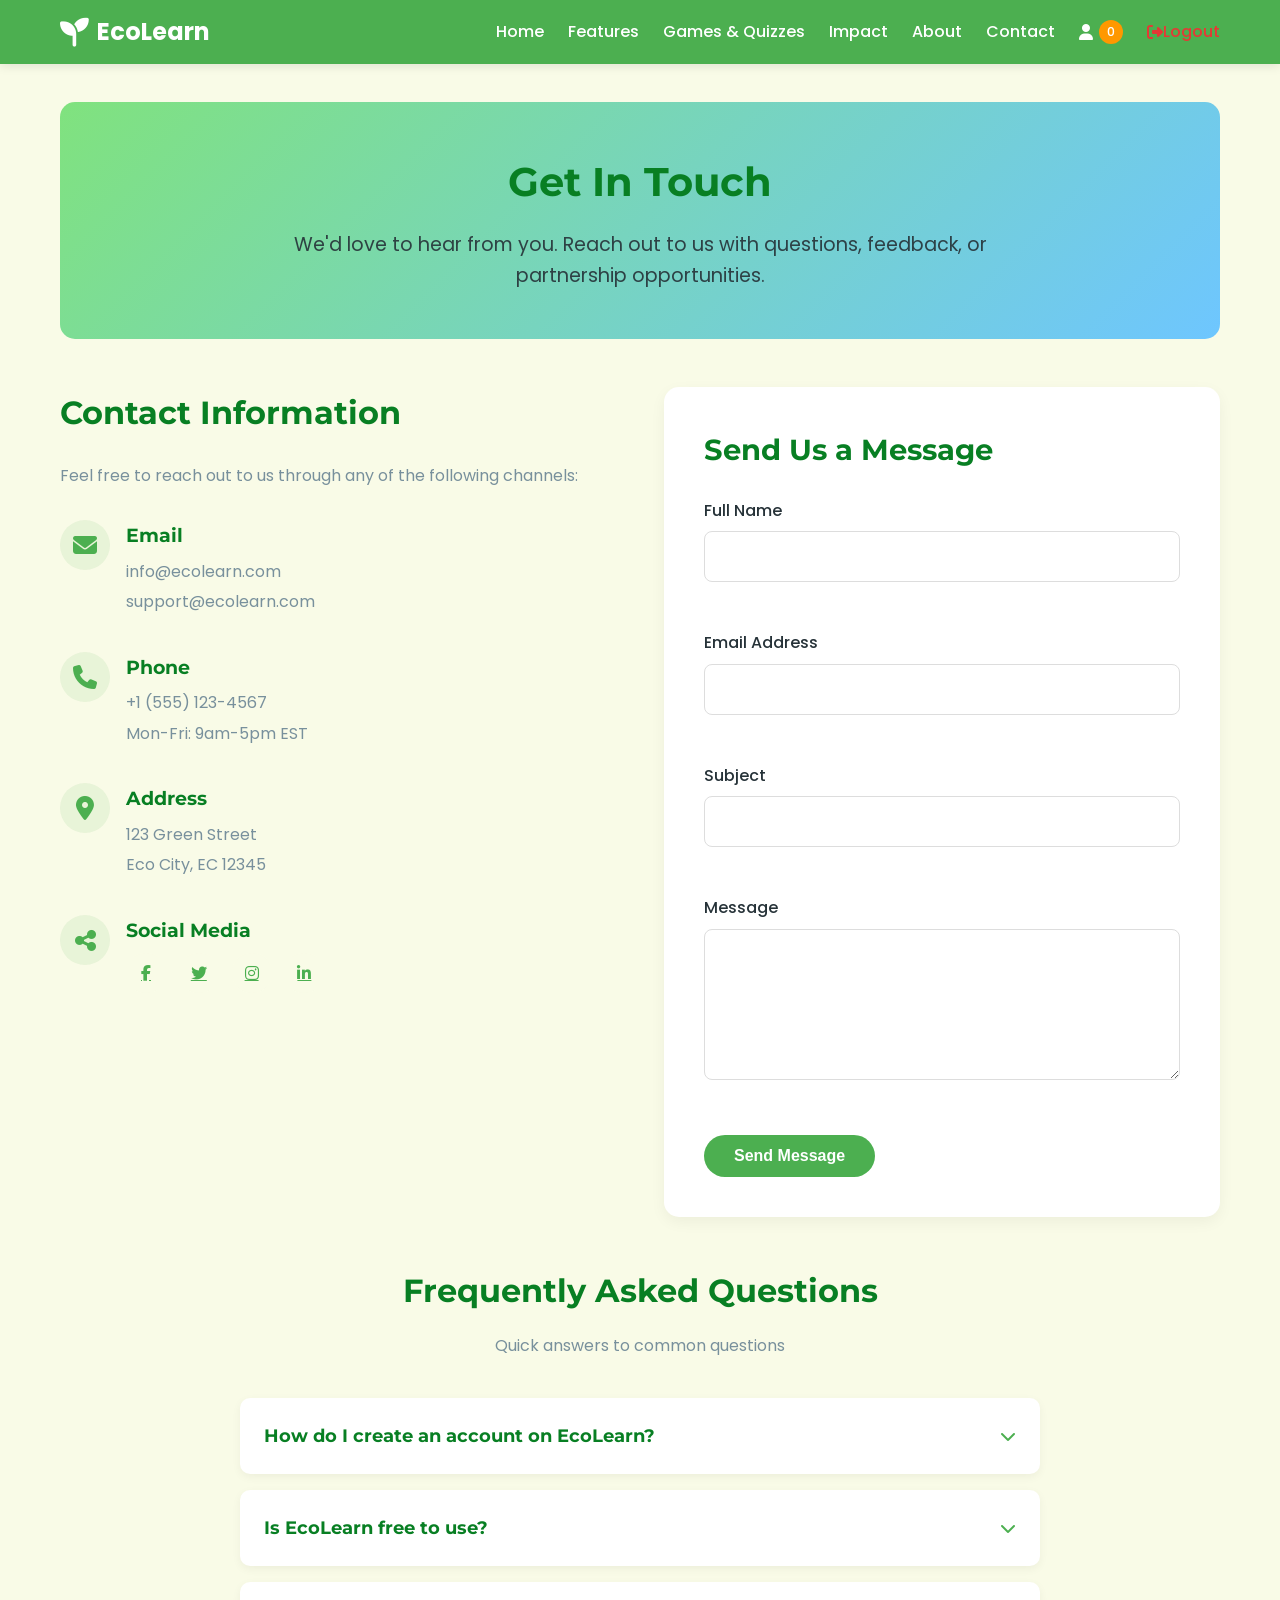
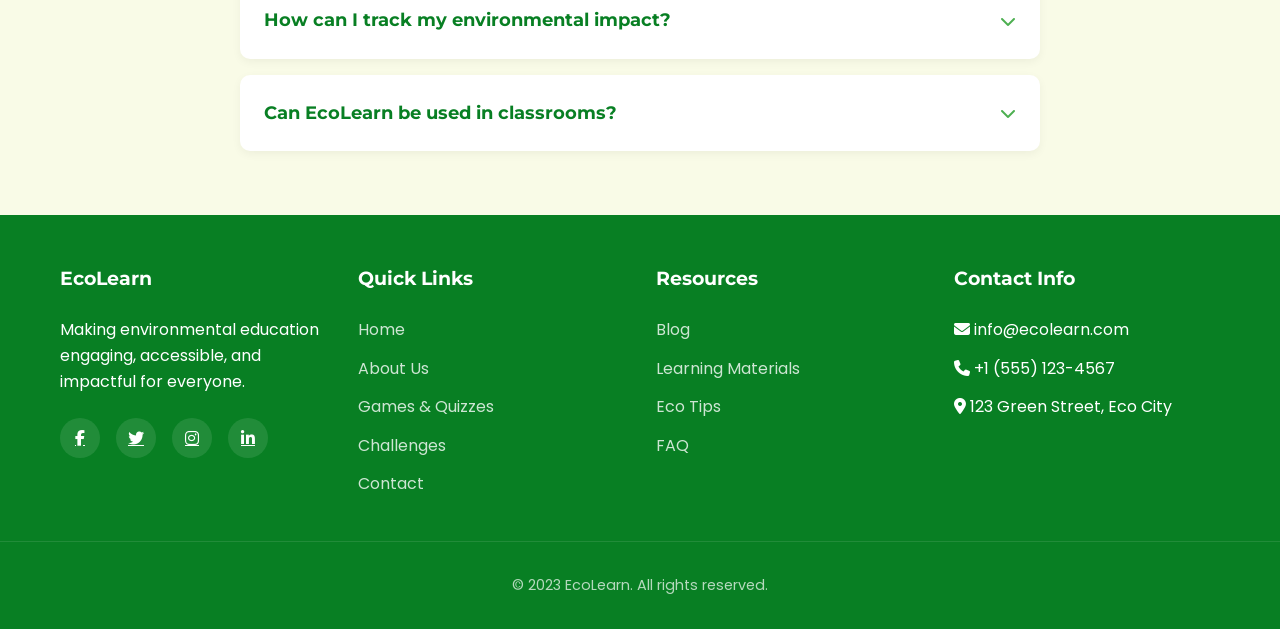
<file: contact.html>
<!DOCTYPE html>
<html lang="en">
<head>
    <meta charset="UTF-8">
    <meta name="viewport" content="width=device-width, initial-scale=1.0">
    <title>EcoLearn - Contact Us</title>
    <link href="https://fonts.googleapis.com/css2?family=Poppins:wght@300;400;500;600;700&family=Montserrat:wght@400;500;600;700&display=swap" rel="stylesheet">
    <link rel="stylesheet" href="https://cdnjs.cloudflare.com/ajax/libs/font-awesome/6.4.0/css/all.min.css">
    <link rel="stylesheet" href="css/contact.css">
</head>
<body>
    <!-- Navigation -->
    <nav class="navbar">
        <div class="nav-container">
            <div class="nav-logo">
                <i class="fas fa-seedling"></i>
                <span>EcoLearn</span>
            </div>
            <ul class="nav-menu">
                <li class="nav-item"><a href="index.html" class="nav-link">Home</a></li>
                <li class="nav-item"><a href="#features" class="nav-link">Features</a></li>
                <li class="nav-item"><a href="#games" class="nav-link">Games & Quizzes</a></li>
                <li class="nav-item"><a href="#impact" class="nav-link">Impact</a></li>
                <li class="nav-item"><a href="about.html" class="nav-link">About</a></li>
                <li class="nav-item"><a href="contact.html" class="nav-link">Contact</a></li>
                <li class="nav-item"><a href="profile.html" class="nav-link profile-link">
                    <i class="fas fa-user"></i>
                    <span class="points-badge" id="nav-points">0</span>
                </a></li>
                <li class="nav-item"><a href="#" class="nav-link logout-link" id="logout-btn">
                    <i class="fas fa-sign-out-alt"></i>
                    Logout
                </a></li>
            </ul>
            <div class="hamburger">
                <span class="bar"></span>
                <span class="bar"></span>
                <span class="bar"></span>
            </div>
        </div>
    </nav>

    <!-- Main Content -->
    <div class="contact-container">
        <!-- Hero Section -->
        <section class="contact-hero">
            <h1>Get In Touch</h1>
            <p>We'd love to hear from you. Reach out to us with questions, feedback, or partnership opportunities.</p>
        </section>

        <!-- Contact Content -->
        <section class="contact-content">
            <div class="contact-info">
                <h2>Contact Information</h2>
                <p>Feel free to reach out to us through any of the following channels:</p>
                
                <div class="contact-method">
                    <div class="contact-icon">
                        <i class="fas fa-envelope"></i>
                    </div>
                    <div class="contact-details">
                        <h3>Email</h3>
                        <p>info@ecolearn.com</p>
                        <p>support@ecolearn.com</p>
                    </div>
                </div>
                
                <div class="contact-method">
                    <div class="contact-icon">
                        <i class="fas fa-phone"></i>
                    </div>
                    <div class="contact-details">
                        <h3>Phone</h3>
                        <p>+1 (555) 123-4567</p>
                        <p>Mon-Fri: 9am-5pm EST</p>
                    </div>
                </div>
                
                <div class="contact-method">
                    <div class="contact-icon">
                        <i class="fas fa-map-marker-alt"></i>
                    </div>
                    <div class="contact-details">
                        <h3>Address</h3>
                        <p>123 Green Street</p>
                        <p>Eco City, EC 12345</p>
                    </div>
                </div>
                
                <div class="contact-method">
                    <div class="contact-icon">
                        <i class="fas fa-share-alt"></i>
                    </div>
                    <div class="contact-details">
                        <h3>Social Media</h3>
                        <div class="social-links">
                            <a href="#"><i class="fab fa-facebook-f"></i></a>
                            <a href="#"><i class="fab fa-twitter"></i></a>
                            <a href="#"><i class="fab fa-instagram"></i></a>
                            <a href="#"><i class="fab fa-linkedin-in"></i></a>
                        </div>
                    </div>
                </div>
            </div>
            
            <div class="contact-form-container">
                <h2>Send Us a Message</h2>
                <form id="contactForm" class="contact-form" action="https://formspree.io/f/mldwyevl" method="POST">
                    <div class="form-group">
                        <label for="name">Full Name</label>
                        <input type="text" id="name" name="name" required>
                        <span class="error-message" id="nameError"></span>
                    </div>
                    
                    <div class="form-group">
                        <label for="email">Email Address</label>
                        <input type="email" id="email" name="email" required>
                        <span class="error-message" id="emailError"></span>
                    </div>
                    
                    <div class="form-group">
                        <label for="subject">Subject</label>
                        <input type="text" id="subject" name="subject" required>
                        <span class="error-message" id="subjectError"></span>
                    </div>
                    
                    <div class="form-group">
                        <label for="message">Message</label>
                        <textarea id="message" name="message" rows="5" required></textarea>
                        <span class="error-message" id="messageError"></span>
                    </div>
                    
                    <button type="submit" class="btn btn-primary">Send Message</button>
                </form>
                
                <div id="successMessage" class="success-message">
                    <i class="fas fa-check-circle"></i>
                    <p>Thank you for your message! We'll get back to you soon.</p>
                </div>
            </div>
        </section>

        <!-- FAQ Section -->
        <section class="faq-section">
            <div class="section-header">
                <h2>Frequently Asked Questions</h2>
                <p>Quick answers to common questions</p>
            </div>
            
            <div class="faq-container">
                <div class="faq-item">
                    <div class="faq-question">
                        <h3>How do I create an account on EcoLearn?</h3>
                        <i class="fas fa-chevron-down"></i>
                    </div>
                    <div class="faq-answer">
                        <p>To create an account, click on the "Sign Up" button in the top right corner of our homepage. You'll need to provide your email address, create a password, and complete your profile information.</p>
                    </div>
                </div>
                
                <div class="faq-item">
                    <div class="faq-question">
                        <h3>Is EcoLearn free to use?</h3>
                        <i class="fas fa-chevron-down"></i>
                    </div>
                    <div class="faq-answer">
                        <p>Yes, EcoLearn offers a free tier with access to most of our educational content and games. We also offer a premium subscription with additional features and content for a small monthly fee.</p>
                    </div>
                </div>
                
                <div class="faq-item">
                    <div class="faq-question">
                        <h3>How can I track my environmental impact?</h3>
                        <i class="fas fa-chevron-down"></i>
                    </div>
                    <div class="faq-answer">
                        <p>Your profile includes an Impact Tracker that calculates the environmental benefits of your completed challenges and activities. You can view your carbon footprint reduction, water saved, and other metrics.</p>
                    </div>
                </div>
                
                <div class="faq-item">
                    <div class="faq-question">
                        <h3>Can EcoLearn be used in classrooms?</h3>
                        <i class="fas fa-chevron-down"></i>
                    </div>
                    <div class="faq-answer">
                        <p>Absolutely! We offer special educational plans for teachers and schools. Contact our education team at education@ecolearn.com to learn more about classroom features and discounts.</p>
                    </div>
                </div>
            </div>
        </section>
    </div>

    <!-- Footer -->
    <footer class="footer">
        <div class="footer-container">
            <div class="footer-col">
                <h3>EcoLearn</h3>
                <p>Making environmental education engaging, accessible, and impactful for everyone.</p>
                <div class="footer-social">
                    <a href="#"><i class="fab fa-facebook-f"></i></a>
                    <a href="#"><i class="fab fa-twitter"></i></a>
                    <a href="#"><i class="fab fa-instagram"></i></a>
                    <a href="#"><i class="fab fa-linkedin-in"></i></a>
                </div>
            </div>
            <div class="footer-col">
                <h3>Quick Links</h3>
                <ul>
                    <li><a href="index.html">Home</a></li>
                    <li><a href="about.html">About Us</a></li>
                    <li><a href="games.html">Games & Quizzes</a></li>
                    <li><a href="challenges.html">Challenges</a></li>
                    <li><a href="contact.html">Contact</a></li>
                </ul>
            </div>
            <div class="footer-col">
                <h3>Resources</h3>
                <ul>
                    <li><a href="#">Blog</a></li>
                    <li><a href="#">Learning Materials</a></li>
                    <li><a href="#">Eco Tips</a></li>
                    <li><a href="#">FAQ</a></li>
                </ul>
            </div>
            <div class="footer-col">
                <h3>Contact Info</h3>
                <ul>
                    <li><i class="fas fa-envelope"></i> info@ecolearn.com</li>
                    <li><i class="fas fa-phone"></i> +1 (555) 123-4567</li>
                    <li><i class="fas fa-map-marker-alt"></i> 123 Green Street, Eco City</li>
                </ul>
            </div>
        </div>
        <div class="footer-bottom">
            <p>&copy; 2023 EcoLearn. All rights reserved.</p>
        </div>
    </footer>

    <script src="js/contact.js"></script>
</body>
</html>
</file>
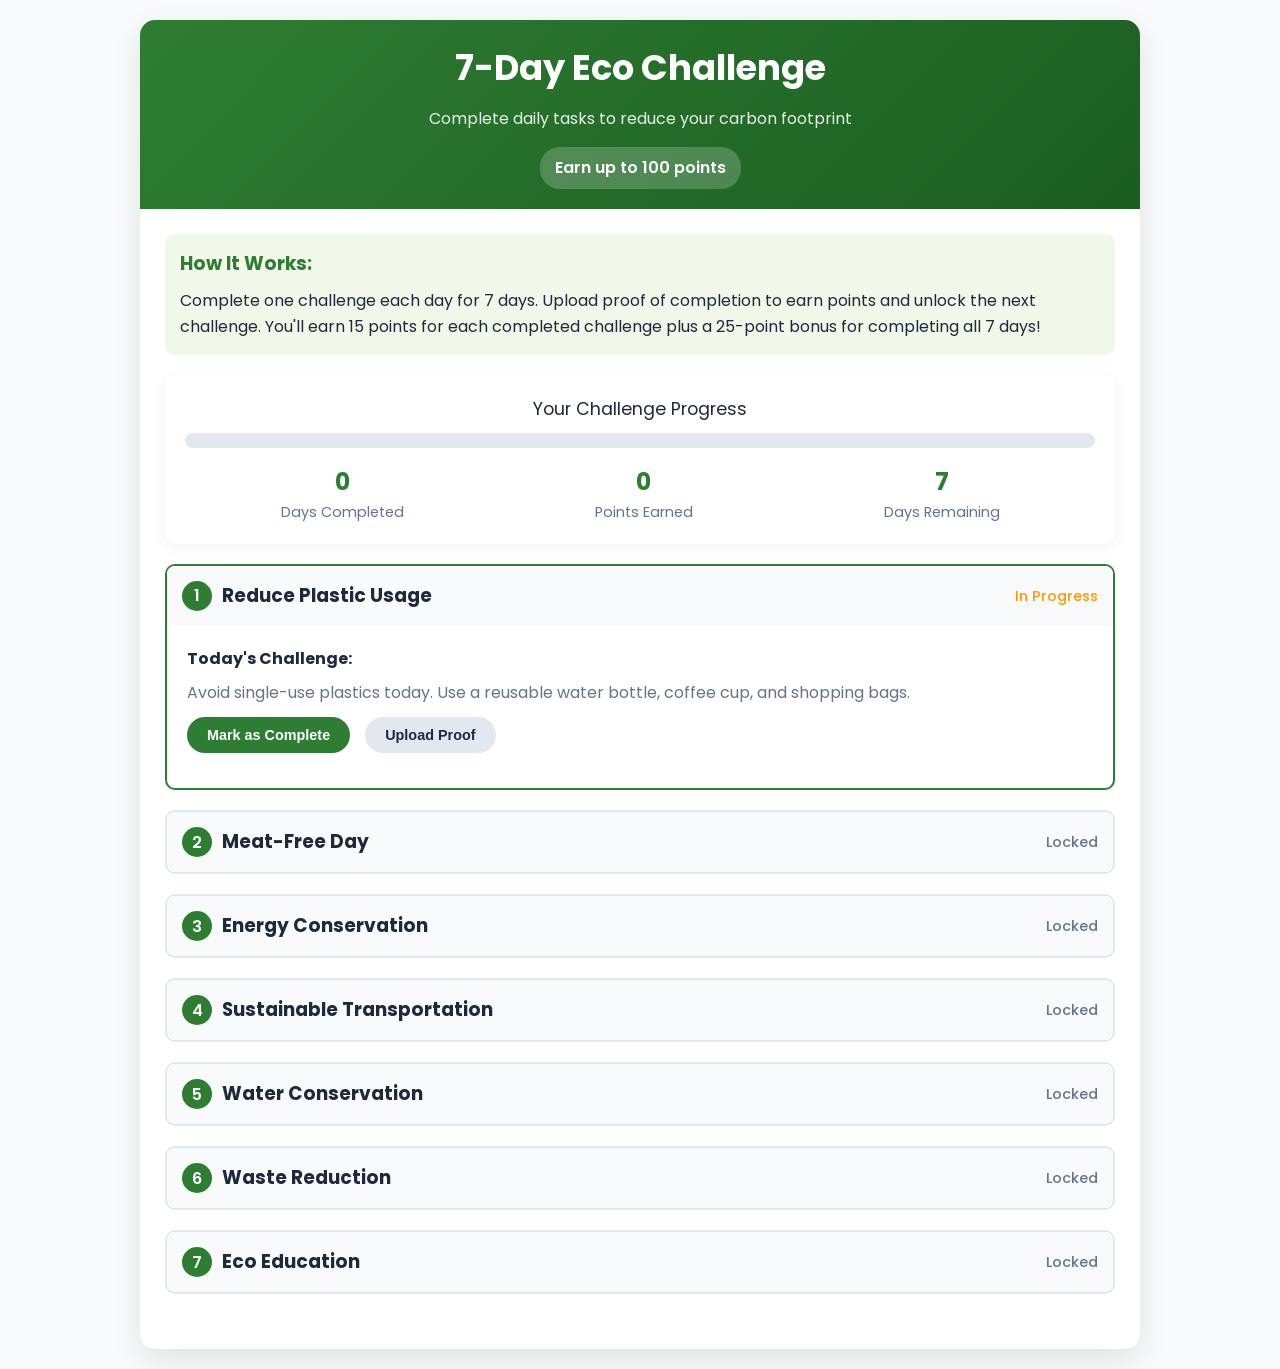
<file: eco-challege.html>
<!DOCTYPE html>
<html lang="en">
<head>
    <meta charset="UTF-8">
    <meta name="viewport" content="width=device-width, initial-scale=1.0">
    <title>7-Day Eco Challenge - EcoLearn</title>
    <link href="https://fonts.googleapis.com/css2?family=Poppins:wght@300;400;500;600;700&display=swap" rel="stylesheet">
    <link rel="stylesheet" href="https://cdnjs.cloudflare.com/ajax/libs/font-awesome/6.4.0/css/all.min.css">
    <style>
        * {
            margin: 0;
            padding: 0;
            box-sizing: border-box;
        }

        :root {
            --primary: #2e7d32;
            --primary-dark: #1b5e20;
            --secondary: #0288d1;
            --accent: #ef6c00;
            --light: #f8fafc;
            --dark: #1e293b;
            --gray: #64748b;
            --light-gray: #e2e8f0;
            --success: #4caf50;
            --warning: #ff9800;
            --info: #2196f3;
        }

        body {
            font-family: 'Poppins', sans-serif;
            line-height: 1.6;
            color: var(--dark);
            background-color: #f8fafc;
            padding: 20px;
        }

        .container {
            max-width: 1000px;
            margin: 0 auto;
            background: white;
            border-radius: 15px;
            box-shadow: 0 10px 30px rgba(0, 0, 0, 0.1);
            overflow: hidden;
        }

        .challenge-header {
            background: linear-gradient(135deg, var(--primary) 0%, var(--primary-dark) 100%);
            color: white;
            padding: 20px;
            text-align: center;
        }

        .challenge-header h1 {
            font-size: 2.2rem;
            margin-bottom: 10px;
        }

        .challenge-header p {
            opacity: 0.9;
            margin-bottom: 15px;
        }

        .points-display {
            background: rgba(255, 255, 255, 0.2);
            display: inline-block;
            padding: 8px 15px;
            border-radius: 20px;
            font-weight: 600;
        }

        .challenge-content {
            padding: 25px;
        }

        .challenge-info {
            background: #f1f8e9;
            padding: 15px;
            border-radius: 10px;
            margin-bottom: 20px;
        }

        .challenge-info h3 {
            color: var(--primary);
            margin-bottom: 10px;
        }

        .days-container {
            display: flex;
            flex-direction: column;
            gap: 20px;
            margin-bottom: 30px;
        }

        .day-card {
            border: 2px solid var(--light-gray);
            border-radius: 10px;
            overflow: hidden;
            transition: all 0.3s;
        }

        .day-card.active {
            border-color: var(--primary);
        }

        .day-card.completed {
            border-color: var(--success);
        }

        .day-header {
            padding: 15px;
            background: #f8fafc;
            display: flex;
            justify-content: space-between;
            align-items: center;
            cursor: pointer;
        }

        .day-title {
            display: flex;
            align-items: center;
            gap: 10px;
        }

        .day-number {
            width: 30px;
            height: 30px;
            background: var(--primary);
            color: white;
            border-radius: 50%;
            display: flex;
            align-items: center;
            justify-content: center;
            font-weight: 600;
        }

        .day-status {
            font-size: 0.9rem;
            font-weight: 500;
        }

        .status-completed {
            color: var(--success);
        }

        .status-pending {
            color: var(--warning);
        }

        .status-locked {
            color: var(--gray);
        }

        .day-content {
            padding: 0;
            max-height: 0;
            overflow: hidden;
            transition: all 0.3s;
        }

        .day-card.active .day-content {
            padding: 20px;
            max-height: 500px;
        }

        .challenge-task {
            margin-bottom: 15px;
        }

        .challenge-task h4 {
            margin-bottom: 8px;
            color: var(--dark);
        }

        .challenge-task p {
            color: var(--gray);
            margin-bottom: 12px;
        }

        .task-action {
            display: flex;
            align-items: center;
            gap: 15px;
        }

        .btn {
            padding: 10px 20px;
            border-radius: 50px;
            font-weight: 600;
            font-size: 0.9rem;
            cursor: pointer;
            transition: all 0.3s;
            border: none;
        }

        .btn-primary {
            background-color: var(--primary);
            color: white;
        }

        .btn-primary:hover:not(:disabled) {
            background-color: var(--primary-dark);
            transform: translateY(-2px);
        }

        .btn-primary:disabled {
            background-color: var(--light-gray);
            color: var(--gray);
            cursor: not-allowed;
        }

        .btn-secondary {
            background-color: var(--light-gray);
            color: var(--dark);
        }

        .btn-secondary:hover {
            background-color: #d5dbe7;
        }

        .proof-upload {
            margin-top: 15px;
            display: none;
        }

        .proof-upload.active {
            display: block;
        }

        .progress-container {
            background: white;
            padding: 20px;
            border-radius: 10px;
            box-shadow: 0 5px 15px rgba(0, 0, 0, 0.05);
            margin-bottom: 20px;
            text-align: center;
        }

        .progress-text {
            font-size: 1.1rem;
            margin-bottom: 10px;
        }

        .progress-bar {
            height: 15px;
            background: var(--light-gray);
            border-radius: 10px;
            overflow: hidden;
            margin-bottom: 15px;
        }

        .progress {
            height: 100%;
            background: var(--primary);
            width: 0%;
            transition: width 0.5s;
        }

        .progress-stats {
            display: flex;
            justify-content: space-around;
        }

        .stat {
            text-align: center;
        }

        .stat-value {
            font-size: 1.5rem;
            font-weight: 700;
            color: var(--primary);
        }

        .stat-label {
            font-size: 0.9rem;
            color: var(--gray);
        }

        /* Modal */
        .modal {
            display: none;
            position: fixed;
            top: 0;
            left: 0;
            width: 100%;
            height: 100%;
            background: rgba(0, 0, 0, 0.7);
            z-index: 1000;
            justify-content: center;
            align-items: center;
        }

        .modal-content {
            background: white;
            padding: 30px;
            border-radius: 15px;
            text-align: center;
            max-width: 500px;
            width: 90%;
        }

        .modal h2 {
            color: var(--primary);
            margin-bottom: 15px;
        }

        .modal p {
            margin-bottom: 20px;
        }

        .btn-close {
            margin-top: 20px;
        }

        @media (max-width: 768px) {
            .progress-stats {
                flex-direction: column;
                gap: 15px;
            }
            
            .day-header {
                flex-direction: column;
                align-items: flex-start;
                gap: 10px;
            }
        }
    </style>
</head>
<body>
    <div class="container">
        <div class="challenge-header">
            <h1>7-Day Eco Challenge</h1>
            <p>Complete daily tasks to reduce your carbon footprint</p>
            <div class="points-display">Earn up to 100 points</div>
        </div>
        
        <div class="challenge-content">
            <div class="challenge-info">
                <h3>How It Works:</h3>
                <p>Complete one challenge each day for 7 days. Upload proof of completion to earn points and unlock the next challenge. You'll earn 15 points for each completed challenge plus a 25-point bonus for completing all 7 days!</p>
            </div>
            
            <div class="progress-container">
                <div class="progress-text">Your Challenge Progress</div>
                <div class="progress-bar">
                    <div class="progress" id="progress"></div>
                </div>
                <div class="progress-stats">
                    <div class="stat">
                        <div class="stat-value" id="completed-days">0</div>
                        <div class="stat-label">Days Completed</div>
                    </div>
                    <div class="stat">
                        <div class="stat-value" id="earned-points">0</div>
                        <div class="stat-label">Points Earned</div>
                    </div>
                    <div class="stat">
                        <div class="stat-value" id="remaining-days">7</div>
                        <div class="stat-label">Days Remaining</div>
                    </div>
                </div>
            </div>
            
            <div class="days-container" id="days-container">
                <!-- Days will be generated by JavaScript -->
            </div>
        </div>
    </div>
    
    <div class="modal" id="completion-modal">
        <div class="modal-content">
            <h2>Challenge Completed!</h2>
            <p>You've successfully completed today's eco challenge.</p>
            <p>You've earned <span id="points-earned">15</span> Eco Points!</p>
            <button class="btn btn-primary btn-close" id="close-modal">Continue</button>
        </div>
    </div>
    

    <script>
        document.addEventListener('DOMContentLoaded', function() {
            const challenges = [
                {
                    day: 1,
                    title: "Reduce Plastic Usage",
                    task: "Avoid single-use plastics today. Use a reusable water bottle, coffee cup, and shopping bags.",
                    points: 15
                },
                {
                    day: 2,
                    title: "Meat-Free Day",
                    task: "Go vegetarian or vegan for the day. Animal agriculture is a major contributor to greenhouse gases.",
                    points: 15
                },
                {
                    day: 3,
                    title: "Energy Conservation",
                    task: "Reduce your energy consumption. Turn off lights when not in use, unplug electronics, and limit AC/heating.",
                    points: 15
                },
                {
                    day: 4,
                    title: "Sustainable Transportation",
                    task: "Use eco-friendly transportation. Walk, bike, carpool, or use public transportation instead of driving alone.",
                    points: 15
                },
                {
                    day: 5,
                    title: "Water Conservation",
                    task: "Reduce your water usage. Take shorter showers, fix leaks, and don't let the tap run unnecessarily.",
                    points: 15
                },
                {
                    day: 6,
                    title: "Waste Reduction",
                    task: "Practice proper waste sorting. Recycle and compost as much as possible, and reduce overall waste.",
                    points: 15
                },
                {
                    day: 7,
                    title: "Eco Education",
                    task: "Learn and share. Read an article about climate change and share one fact with a friend or on social media.",
                    points: 15
                }
            ];
            
            const daysContainer = document.getElementById('days-container');
            const progressElement = document.getElementById('progress');
            const completedDaysElement = document.getElementById('completed-days');
            const earnedPointsElement = document.getElementById('earned-points');
            const remainingDaysElement = document.getElementById('remaining-days');
            const completionModal = document.getElementById('completion-modal');
            const pointsEarnedElement = document.getElementById('points-earned');
            const closeModal = document.getElementById('close-modal');
            
            let completedDays = 0;
            let totalPoints = 0;
            let currentDay = 1;
            
            // Initialize challenges from localStorage if available
            const savedProgress = JSON.parse(localStorage.getItem('ecoChallengeProgress')) || {};
            if (savedProgress.completedDays) {
                completedDays = savedProgress.completedDays;
                totalPoints = savedProgress.totalPoints;
                currentDay = savedProgress.currentDay;
            }
            
            // Render challenges
            function renderChallenges() {
                daysContainer.innerHTML = '';
                
                challenges.forEach(challenge => {
                    const dayCard = document.createElement('div');
                    dayCard.classList.add('day-card');
                    
                    if (challenge.day === currentDay) {
                        dayCard.classList.add('active');
                    } else if (challenge.day < currentDay) {
                        dayCard.classList.add('completed');
                    }
                    
                    let statusText, statusClass;
                    if (challenge.day < currentDay) {
                        statusText = 'Completed';
                        statusClass = 'status-completed';
                    } else if (challenge.day === currentDay) {
                        statusText = 'In Progress';
                        statusClass = 'status-pending';
                    } else {
                        statusText = 'Locked';
                        statusClass = 'status-locked';
                    }
                    
                    dayCard.innerHTML = `
                        <div class="day-header" data-day="${challenge.day}">
                            <div class="day-title">
                                <div class="day-number">${challenge.day}</div>
                                <h3>${challenge.title}</h3>
                            </div>
                            <div class="day-status ${statusClass}">${statusText}</div>
                        </div>
                        <div class="day-content">
                            <div class="challenge-task">
                                <h4>Today's Challenge:</h4>
                                <p>${challenge.task}</p>
                                <div class="task-action">
                                    <button class="btn btn-primary complete-btn" data-day="${challenge.day}">Mark as Complete</button>
                                    <button class="btn btn-secondary proof-btn" data-day="${challenge.day}">Upload Proof</button>
                                </div>
                                <div class="proof-upload" data-day="${challenge.day}">
                                    <p>Upload a photo as proof of completion:</p>
                                    <input type="file" accept="image/*">
                                    <button class="btn btn-primary submit-proof" data-day="${challenge.day}">Submit</button>
                                </div>
                            </div>
                        </div>
                    `;
                    
                    daysContainer.appendChild(dayCard);
                });
                
                // Add event listeners
                document.querySelectorAll('.day-header').forEach(header => {
                    header.addEventListener('click', function() {
                        const day = parseInt(this.getAttribute('data-day'));
                        if (day <= currentDay) {
                            const allContents = document.querySelectorAll('.day-content');
                            allContents.forEach(content => content.style.maxHeight = '0');
                            
                            const allCards = document.querySelectorAll('.day-card');
                            allCards.forEach(card => card.classList.remove('active'));
                            
                            if (this.nextElementSibling.style.maxHeight) {
                                this.nextElementSibling.style.maxHeight = null;
                                this.parentElement.classList.remove('active');
                            } else {
                                this.nextElementSibling.style.maxHeight = this.nextElementSibling.scrollHeight + 'px';
                                this.parentElement.classList.add('active');
                            }
                        }
                    });
                });
                
                document.querySelectorAll('.complete-btn').forEach(btn => {
                    btn.addEventListener('click', function(e) {
                        e.stopPropagation();
                        const day = parseInt(this.getAttribute('data-day'));
                        if (day === currentDay) {
                            completeChallenge(day);
                        }
                    });
                });
                
                document.querySelectorAll('.proof-btn').forEach(btn => {
                    btn.addEventListener('click', function(e) {
                        e.stopPropagation();
                        const day = parseInt(this.getAttribute('data-day'));
                        const proofUpload = document.querySelector(`.proof-upload[data-day="${day}"]`);
                        proofUpload.classList.toggle('active');
                    });
                });
                
                document.querySelectorAll('.submit-proof').forEach(btn => {
                    btn.addEventListener('click', function(e) {
                        e.stopPropagation();
                        const day = parseInt(this.getAttribute('data-day'));
                        if (day === currentDay) {
                            completeChallenge(day);
                        }
                    });
                });
                
                // Update progress
                updateProgress();
            }
            
            // Complete challenge
            function completeChallenge(day) {
                if (day === currentDay) {
                    completedDays++;
                    totalPoints += challenges[day - 1].points;
                    currentDay++;
                    
                    // Check if all challenges completed
                    if (currentDay > challenges.length) {
                        totalPoints += 25; // Bonus for completing all challenges
                    }
                    
                    // Save progress to localStorage
                    localStorage.setItem('ecoChallengeProgress', JSON.stringify({
                        completedDays,
                        totalPoints,
                        currentDay
                    }));
                    
                    // Show completion modal
                    pointsEarnedElement.textContent = challenges[day - 1].points;
                    completionModal.style.display = 'flex';
                    
                    // Re-render challenges
                    renderChallenges();
                }
            }
            
            // Update progress display
            function updateProgress() {
                const progressPercent = (completedDays / challenges.length) * 100;
                progressElement.style.width = `${progressPercent}%`;
                
                completedDaysElement.textContent = completedDays;
                earnedPointsElement.textContent = totalPoints;
                remainingDaysElement.textContent = challenges.length - completedDays;
            }
            
            // Close modal
            closeModal.addEventListener('click', function() {
                completionModal.style.display = 'none';
            });
            
            // Initialize
            renderChallenges();
        });
    </script>
</body>
</html>
</file>
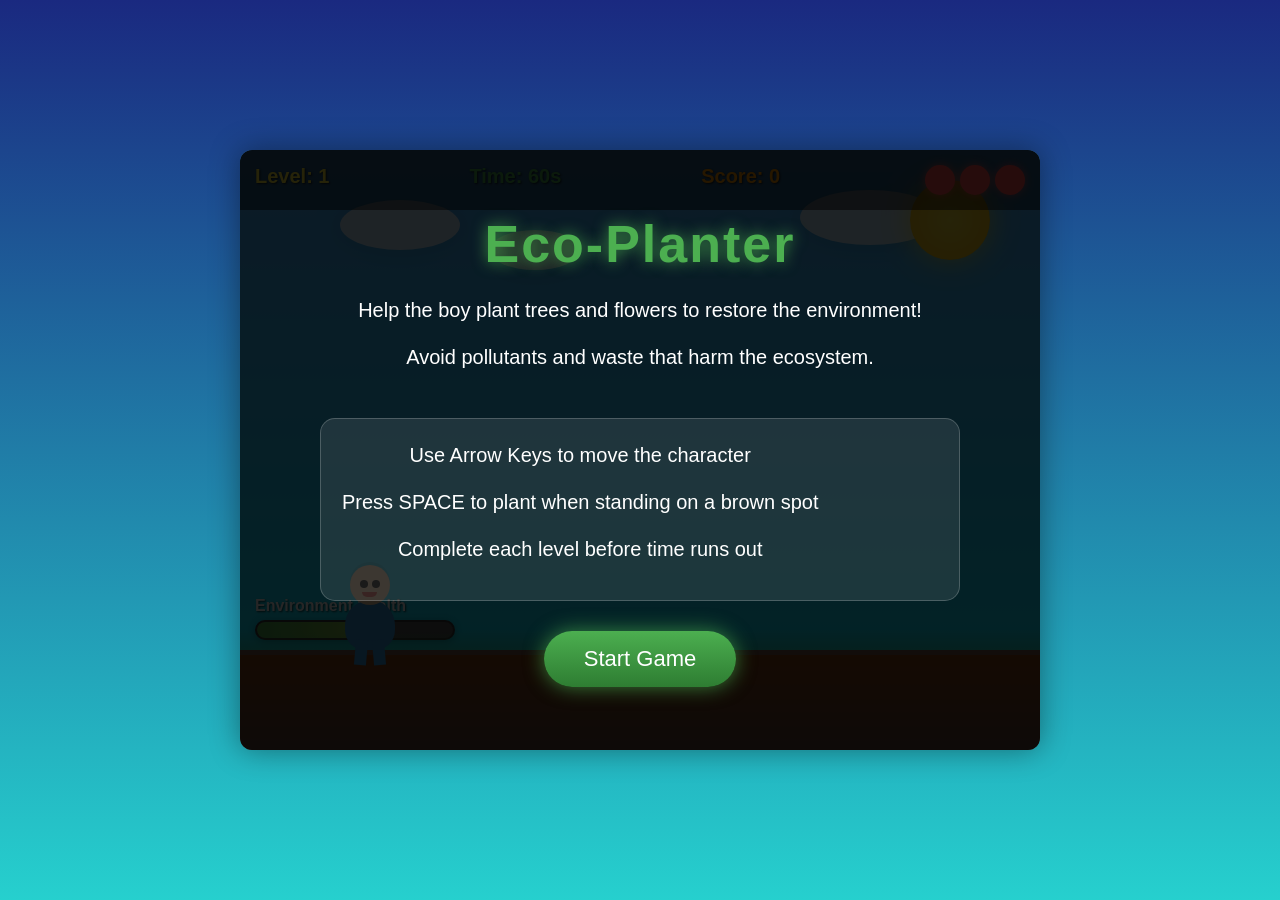
<file: gameball.html>
<!DOCTYPE html>
<html lang="en">
<head>
    <meta charset="UTF-8">
    <meta name="viewport" content="width=device-width, initial-scale=1.0">
    <title>Eco-Planter Game</title>
    <style>
        * {
            margin: 0;
            padding: 0;
            box-sizing: border-box;
            font-family: 'Segoe UI', Tahoma, Geneva, Verdana, sans-serif;
        }
        
        body {
            background: linear-gradient(to bottom, #1a2980, #26d0ce);
            min-height: 100vh;
            display: flex;
            justify-content: center;
            align-items: center;
            overflow: hidden;
        }
        
        #game-container {
            width: 800px;
            height: 600px;
            background: linear-gradient(to bottom, #4facfe, #00f2fe);
            border-radius: 12px;
            box-shadow: 0 0 30px rgba(0, 0, 0, 0.4);
            position: relative;
            overflow: hidden;
        }
        
        #game-ui {
            position: absolute;
            top: 0;
            left: 0;
            width: 100%;
            padding: 15px;
            display: flex;
            justify-content: space-between;
            z-index: 10;
            background: rgba(0, 0, 0, 0.5);
            color: white;
            text-shadow: 1px 1px 2px rgba(0, 0, 0, 0.7);
        }
        
        #level-display {
            font-size: 20px;
            font-weight: bold;
            color: #ffeb3b;
        }
        
        #time-display {
            font-size: 20px;
            font-weight: bold;
            color: #4caf50;
        }
        
        #score-display {
            font-size: 20px;
            font-weight: bold;
            color: #ff9800;
        }
        
        #lives-container {
            display: flex;
        }
        
        .life {
            width: 30px;
            height: 30px;
            background: #ff5252;
            margin-left: 5px;
            border-radius: 50%;
            box-shadow: 0 0 8px rgba(255, 82, 82, 0.7);
        }
        
        #player {
            width: 60px;
            height: 80px;
            position: absolute;
            bottom: 100px;
            left: 100px;
            z-index: 5;
            transition: transform 0.2s;
        }
        
        .player-body {
            width: 50px;
            height: 50px;
            background: #3498db;
            border-radius: 50% 50% 40% 40%;
            position: absolute;
            bottom: 0;
            left: 5px;
        }
        
        .player-head {
            width: 40px;
            height: 40px;
            background: #ffdbac;
            border-radius: 50%;
            position: absolute;
            bottom: 45px;
            left: 10px;
            box-shadow: 0 -3px 0 rgba(0, 0, 0, 0.1);
        }
        
        .player-eye {
            width: 8px;
            height: 8px;
            background: #000;
            border-radius: 50%;
            position: absolute;
            top: 15px;
        }
        
        .player-eye.left {
            left: 10px;
        }
        
        .player-eye.right {
            right: 10px;
        }
        
        .player-mouth {
            width: 15px;
            height: 5px;
            background: #e74c3c;
            border-radius: 0 0 8px 8px;
            position: absolute;
            bottom: 8px;
            left: 12px;
        }
        
        .player-leg {
            width: 12px;
            height: 25px;
            background: #3498db;
            position: absolute;
            bottom: -15px;
        }
        
        .player-leg.left {
            left: 15px;
            transform: rotate(5deg);
        }
        
        .player-leg.right {
            right: 15px;
            transform: rotate(-5deg);
        }
        
        .ground {
            position: absolute;
            bottom: 0;
            left: 0;
            width: 100%;
            height: 100px;
            background: linear-gradient(to bottom, #8B4513, #5D4037);
            border-top: 5px solid #795548;
            z-index: 2;
        }
        
        .grass {
            position: absolute;
            bottom: 100px;
            left: 0;
            width: 100%;
            height: 20px;
            background: linear-gradient(to bottom, transparent, rgba(76, 175, 80, 0.3));
            z-index: 3;
        }
        
        .plant-spot {
            position: absolute;
            width: 40px;
            height: 40px;
            background: #795548;
            border-radius: 50%;
            cursor: pointer;
            z-index: 2;
            box-shadow: 0 2px 5px rgba(0, 0, 0, 0.3);
        }
        
        .plant {
            position: absolute;
            z-index: 3;
            transition: transform 0.5s;
        }
        
        .tree {
            width: 60px;
            height: 100px;
            background: linear-gradient(to bottom, #4CAF50, #2E7D32);
            border-radius: 30% 30% 50% 50%;
            position: relative;
        }
        
        .tree::before {
            content: '';
            position: absolute;
            width: 80px;
            height: 80px;
            background: #4CAF50;
            border-radius: 50%;
            bottom: 60px;
            left: -10px;
            box-shadow: 0 0 10px rgba(0, 0, 0, 0.2);
        }
        
        .flower {
            width: 40px;
            height: 60px;
            background: linear-gradient(to bottom, #81C784, #4CAF50);
            border-radius: 40% 40% 50% 50%;
            position: relative;
        }
        
        .flower::before {
            content: '';
            position: absolute;
            width: 30px;
            height: 30px;
            background: #FFEB3B;
            border-radius: 50%;
            bottom: 40px;
            left: 5px;
            box-shadow: 0 0 8px rgba(255, 235, 59, 0.6);
        }
        
        .flower::after {
            content: '';
            position: absolute;
            width: 20px;
            height: 20px;
            background: #E91E63;
            border-radius: 50%;
            bottom: 45px;
            left: 10px;
        }
        
        .obstacle {
            position: absolute;
            z-index: 4;
            display: flex;
            justify-content: center;
            align-items: center;
            color: white;
            font-weight: bold;
            font-size: 20px;
            text-shadow: 1px 1px 3px rgba(0, 0, 0, 0.5);
            border-radius: 10px;
            box-shadow: 0 5px 15px rgba(0, 0, 0, 0.3);
        }
        
        .no2 {
            background: linear-gradient(to bottom, #f44336, #b71c1c);
            width: 60px;
            height: 60px;
        }
        
        .so2 {
            background: linear-gradient(to bottom, #9c27b0, #4a148c);
            width: 60px;
            height: 60px;
        }
        
        .no {
            background: linear-gradient(to bottom, #ff9800, #e65100);
            width: 60px;
            height: 60px;
        }
        
        .co {
            background: linear-gradient(to bottom, #795548, #3e2723);
            width: 60px;
            height: 60px;
        }
        
        #start-screen, #game-over {
            position: absolute;
            top: 0;
            left: 0;
            width: 100%;
            height: 100%;
            background: rgba(0, 0, 0, 0.85);
            display: flex;
            flex-direction: column;
            justify-content: center;
            align-items: center;
            color: white;
            z-index: 20;
            text-align: center;
        }
        
        #game-over {
            display: none;
        }
        
        h1 {
            font-size: 52px;
            margin-bottom: 20px;
            color: #4CAF50;
            text-shadow: 0 0 15px rgba(76, 175, 80, 0.8);
            letter-spacing: 2px;
        }
        
        button {
            padding: 15px 40px;
            font-size: 22px;
            background: linear-gradient(to bottom, #4CAF50, #2E7D32);
            color: white;
            border: none;
            border-radius: 50px;
            cursor: pointer;
            margin-top: 30px;
            box-shadow: 0 0 20px rgba(76, 175, 80, 0.7);
            transition: transform 0.2s, box-shadow 0.2s;
        }
        
        button:hover {
            transform: scale(1.05);
            box-shadow: 0 0 25px rgba(76, 175, 80, 0.9);
        }
        
        p {
            font-size: 20px;
            max-width: 80%;
            text-align: center;
            margin-bottom: 15px;
            line-height: 1.6;
        }
        
        #instructions {
            margin-top: 30px;
            background: rgba(255, 255, 255, 0.1);
            padding: 20px;
            border-radius: 15px;
            width: 80%;
            border: 1px solid rgba(255, 255, 255, 0.2);
        }
        
        .environment-bar {
            position: absolute;
            bottom: 110px;
            left: 15px;
            width: 200px;
            height: 20px;
            background: #555;
            border-radius: 10px;
            overflow: hidden;
            box-shadow: 0 2px 8px rgba(0, 0, 0, 0.3);
            border: 2px solid #333;
        }
        
        #environment-fill {
            height: 100%;
            width: 50%;
            background: linear-gradient(to right, #4CAF50, #8BC34A);
            transition: width 0.5s;
            border-radius: 8px;
        }
        
        #environment-label {
            position: absolute;
            bottom: 135px;
            left: 15px;
            color: white;
            font-size: 16px;
            font-weight: bold;
            text-shadow: 1px 1px 2px rgba(0, 0, 0, 0.7);
        }
        
        .cloud {
            position: absolute;
            background: rgba(255, 255, 255, 0.9);
            border-radius: 50%;
            opacity: 0.8;
            box-shadow: 0 5px 15px rgba(0, 0, 0, 0.1);
        }
        
        .cloud-1 {
            width: 120px;
            height: 50px;
            top: 50px;
            left: 100px;
        }
        
        .cloud-2 {
            width: 90px;
            height: 40px;
            top: 80px;
            left: 250px;
        }
        
        .cloud-3 {
            width: 140px;
            height: 55px;
            top: 40px;
            right: 100px;
        }
        
        .sun {
            position: absolute;
            width: 80px;
            height: 80px;
            background: radial-gradient(circle, #ffeb3b, #ffc107);
            border-radius: 50%;
            top: 30px;
            right: 50px;
            box-shadow: 0 0 30px rgba(255, 235, 59, 0.8);
            z-index: 1;
        }
        
        @keyframes fall {
            from {
                transform: translateY(-100px);
            }
            to {
                transform: translateY(600px);
            }
        }
        
        @keyframes bounce {
            0%, 100% {
                transform: translateY(0);
            }
            50% {
                transform: translateY(-10px);
            }
        }
        
        .bounce {
            animation: bounce 0.5s ease-in-out infinite;
        }
    </style>
</head>
<body>
    <div id="game-container">
        <div class="sun"></div>
        <div class="cloud cloud-1"></div>
        <div class="cloud cloud-2"></div>
        <div class="cloud cloud-3"></div>
        
        <div id="game-ui">
            <div id="level-display">Level: 1</div>
            <div id="time-display">Time: 60s</div>
            <div id="score-display">Score: 0</div>
            <div id="lives-container">
                <div class="life"></div>
                <div class="life"></div>
                <div class="life"></div>
            </div>
        </div>
        
        <div id="environment-label">Environment Health</div>
        <div class="environment-bar">
            <div id="environment-fill"></div>
        </div>
        
        <div class="ground"></div>
        <div class="grass"></div>
        
        <div id="player">
            <div class="player-body"></div>
            <div class="player-head">
                <div class="player-eye left"></div>
                <div class="player-eye right"></div>
                <div class="player-mouth"></div>
            </div>
            <div class="player-leg left"></div>
            <div class="player-leg right"></div>
        </div>
        
        <div id="start-screen">
            <h1>Eco-Planter</h1>
            <p>Help the boy plant trees and flowers to restore the environment!</p>
            <p>Avoid pollutants and waste that harm the ecosystem.</p>
            <div id="instructions">
                <p>Use Arrow Keys to move the character</p>
                <p>Press SPACE to plant when standing on a brown spot</p>
                <p>Complete each level before time runs out</p>
            </div>
            <button id="start-button">Start Game</button>
        </div>
        
        <div id="game-over">
            <h1 id="game-outcome">Game Over</h1>
            <p id="final-score">Your score: 0</p>
            <p id="game-message">The environment needs more help!</p>
            <button id="restart-button">Play Again</button>
        </div>
    </div>

    <script>
        document.addEventListener('DOMContentLoaded', function() {
            const gameContainer = document.getElementById('game-container');
            const player = document.getElementById('player');
            const startScreen = document.getElementById('start-screen');
            const gameOverScreen = document.getElementById('game-over');
            const startButton = document.getElementById('start-button');
            const restartButton = document.getElementById('restart-button');
            const levelDisplay = document.getElementById('level-display');
            const timeDisplay = document.getElementById('time-display');
            const scoreDisplay = document.getElementById('score-display');
            const environmentFill = document.getElementById('environment-fill');
            const finalScore = document.getElementById('final-score');
            const gameOutcome = document.getElementById('game-outcome');
            const gameMessage = document.getElementById('game-message');
            
            let gameActive = false;
            let playerX = 100;
            let playerSpeed = 5;
            let score = 0;
            let lives = 3;
            let environmentHealth = 50;
            let level = 1;
            let timeLeft = 60;
            let gameTimer;
            let obstacleTimer;
            let obstacles = [];
            let plantSpots = [];
            let plants = [];
            let keys = {};
            
            // Game initialization
            function initGame() {
                gameActive = true;
                score = 0;
                lives = 3;
                environmentHealth = 50;
                level = 1;
                timeLeft = 60;
                playerX = 100;
                obstacles = [];
                plantSpots = [];
                plants = [];
                
                // Clear any existing obstacles and plants
                document.querySelectorAll('.obstacle, .plant, .plant-spot').forEach(el => el.remove());
                
                updateDisplays();
                generatePlantSpots();
                startGameTimer();
                startObstacleTimer();
                
                // Update lives display
                const livesContainer = document.getElementById('lives-container');
                livesContainer.innerHTML = '';
                for (let i = 0; i < lives; i++) {
                    const life = document.createElement('div');
                    life.className = 'life';
                    livesContainer.appendChild(life);
                }
                
                // Add bounce animation to player
                player.classList.add('bounce');
            }
            
            // Generate plant spots on the ground
            function generatePlantSpots() {
                // Clear existing plant spots
                document.querySelectorAll('.plant-spot').forEach(spot => spot.remove());
                plantSpots = [];
                
                const spotCount = 5 + level * 2;
                for (let i = 0; i < spotCount; i++) {
                    const spot = document.createElement('div');
                    spot.className = 'plant-spot';
                    
                    // Random position along the ground
                    const x = Math.random() * (gameContainer.offsetWidth - 100) + 50;
                    
                    spot.style.left = x + 'px';
                    spot.style.bottom = '100px';
                    
                    gameContainer.appendChild(spot);
                    plantSpots.push({ element: spot, x: x, planted: false });
                }
            }
            
            // Generate environmental obstacles (falling from top)
            function generateObstacle() {
                if (!gameActive) return;
                
                const obstacle = document.createElement('div');
                obstacle.className = 'obstacle';
                
                // Randomly choose between different pollutants
                const types = ['no2', 'so2', 'no', 'co'];
                const type = types[Math.floor(Math.random() * types.length)];
                obstacle.classList.add(type);
                
                // Set the chemical symbol
                let symbol = '';
                switch(type) {
                    case 'no2': symbol = 'NO₂'; break;
                    case 'so2': symbol = 'SO₂'; break;
                    case 'no': symbol = 'NO'; break;
                    case 'co': symbol = 'CO'; break;
                }
                obstacle.innerHTML = symbol;
                
                // Random horizontal position
                const x = Math.random() * (gameContainer.offsetWidth - 100) + 50;
                
                obstacle.style.left = x + 'px';
                obstacle.style.top = '-70px';
                
                gameContainer.appendChild(obstacle);
                
                // Animate the obstacle falling
                const fallSpeed = 2 + level * 0.5; // Increase speed with level
                let obstacleY = -70;
                
                const fallInterval = setInterval(() => {
                    if (!gameActive) {
                        clearInterval(fallInterval);
                        return;
                    }
                    
                    obstacleY += fallSpeed;
                    obstacle.style.top = obstacleY + 'px';
                    
                    // Check if obstacle reached the bottom
                    if (obstacleY > gameContainer.offsetHeight - 170) {
                        clearInterval(fallInterval);
                        obstacle.remove();
                    }
                    
                    // Check for collision with player
                    const obstacleRect = obstacle.getBoundingClientRect();
                    const playerRect = player.getBoundingClientRect();
                    
                    if (isColliding(obstacleRect, playerRect)) {
                        clearInterval(fallInterval);
                        handleCollision(obstacle);
                    }
                }, 20);
                
                obstacles.push({ element: obstacle, y: obstacleY, interval: fallInterval });
            }
            
            // Start the obstacle timer
            function startObstacleTimer() {
                clearInterval(obstacleTimer);
                // Generate obstacles more frequently as level increases
                const interval = 2000 - (level * 150);
                obstacleTimer = setInterval(() => {
                    generateObstacle();
                }, Math.max(500, interval)); // Don't go below 500ms
            }
            
            // Start the game timer
            function startGameTimer() {
                clearInterval(gameTimer);
                gameTimer = setInterval(() => {
                    timeLeft--;
                    timeDisplay.textContent = `Time: ${timeLeft}s`;
                    
                    if (timeLeft <= 0) {
                        endGame(false);
                    }
                }, 1000);
            }
            
            // Update all displays
            function updateDisplays() {
                levelDisplay.textContent = `Level: ${level}`;
                timeDisplay.textContent = `Time: ${timeLeft}s`;
                scoreDisplay.textContent = `Score: ${score}`;
                environmentFill.style.width = `${environmentHealth}%`;
                
                // Change environment color based on health
                if (environmentHealth > 70) {
                    environmentFill.style.background = 'linear-gradient(to right, #4CAF50, #8BC34A)';
                } else if (environmentHealth > 30) {
                    environmentFill.style.background = 'linear-gradient(to right, #CDDC39, #FFEB3B)';
                } else {
                    environmentFill.style.background = 'linear-gradient(to right, #FF9800, #F44336)';
                }
            }
            
            // Handle collision with obstacle
            function handleCollision(obstacle) {
                // Remove obstacle
                obstacle.remove();
                
                // Decrease environment health and score
                environmentHealth -= 8;
                score = Math.max(0, score - 15);
                
                // Visual feedback
                player.style.transform = 'scale(1.2)';
                setTimeout(() => {
                    player.style.transform = 'scale(1)';
                }, 300);
                
                if (environmentHealth <= 0) {
                    lives--;
                    environmentHealth = 50;
                    
                    // Update lives display
                    const livesContainer = document.getElementById('lives-container');
                    if (livesContainer.children.length > 0) {
                        livesContainer.removeChild(livesContainer.lastChild);
                    }
                    
                    if (lives <= 0) {
                        endGame(false);
                    }
                }
                
                updateDisplays();
            }
            
            // Check if two elements are colliding
            function isColliding(rect1, rect2) {
                return !(
                    rect1.right < rect2.left ||
                    rect1.left > rect2.right ||
                    rect1.bottom < rect2.top ||
                    rect1.top > rect2.bottom
                );
            }
            
            // Plant vegetation at current position if on a spot
            function plantVegetation() {
                let planted = false;
                
                plantSpots.forEach(spot => {
                    if (spot.planted) return;
                    
                    const spotRect = spot.element.getBoundingClientRect();
                    const playerRect = player.getBoundingClientRect();
                    
                    if (isColliding(spotRect, playerRect)) {
                        spot.planted = true;
                        spot.element.style.display = 'none';
                        
                        // Create plant
                        const plant = document.createElement('div');
                        
                        // Randomly choose between tree and flower
                        if (Math.random() > 0.5) {
                            plant.className = 'plant tree';
                        } else {
                            plant.className = 'plant flower';
                        }
                        
                        plant.style.left = (spot.x - 10) + 'px';
                        plant.style.bottom = '100px';
                        
                        gameContainer.appendChild(plant);
                        plants.push(plant);
                        
                        // Increase score and environment health
                        score += 25;
                        environmentHealth += 8;
                        if (environmentHealth > 100) environmentHealth = 100;
                        
                        updateDisplays();
                        planted = true;
                        
                        // Check if all spots are planted
                        checkLevelCompletion();
                    }
                });
                
                return planted;
            }
            
            // Check if all planting spots have been used
            function checkLevelCompletion() {
                const allPlanted = plantSpots.every(spot => spot.planted);
                
                if (allPlanted) {
                    // Level complete!
                    score += timeLeft * 5; // Bonus points for remaining time
                    level++;
                    
                    // Increase difficulty
                    timeLeft = 60 - (level * 5);
                    if (timeLeft < 20) timeLeft = 20;
                    
                    generatePlantSpots();
                    startObstacleTimer(); // Update obstacle frequency
                    updateDisplays();
                }
            }
            
            // End the game
            function endGame(victory) {
                gameActive = false;
                clearInterval(gameTimer);
                clearInterval(obstacleTimer);
                
                // Stop all obstacle animations
                obstacles.forEach(obs => {
                    clearInterval(obs.interval);
                });
                
                player.classList.remove('bounce');
                
                gameOverScreen.style.display = 'flex';
                finalScore.textContent = `Your score: ${score}`;
                
                if (victory) {
                    gameOutcome.textContent = 'You Win!';
                    gameMessage.textContent = 'You successfully restored the environment!';
                } else {
                    gameOutcome.textContent = 'Game Over';
                    gameMessage.textContent = 'The environment needs more help!';
                }
            }
            
            // Game loop
            function gameLoop() {
                if (!gameActive) return;
                
                // Move player based on key presses
                if (keys['ArrowLeft'] && playerX > 10) {
                    playerX -= playerSpeed;
                }
                if (keys['ArrowRight'] && playerX < gameContainer.offsetWidth - 60) {
                    playerX += playerSpeed;
                }
                
                // Update player position
                player.style.left = playerX + 'px';
                
                // Check for collisions with plant spots
                plantSpots.forEach(spot => {
                    if (spot.planted) return;
                    
                    const spotRect = spot.element.getBoundingClientRect();
                    const playerRect = player.getBoundingClientRect();
                    
                    if (isColliding(spotRect, playerRect)) {
                        // Show that player can plant here
                        spot.element.style.boxShadow = '0 0 15px 5px yellow';
                    } else {
                        spot.element.style.boxShadow = 'none';
                    }
                });
                
                requestAnimationFrame(gameLoop);
            }
            
            // Event listeners
            document.addEventListener('keydown', function(e) {
                keys[e.key] = true;
                
                // Space bar to plant
                if (e.key === ' ' && gameActive) {
                    if (plantVegetation()) {
                        // Play planting sound (pseudo-code)
                        // playSound('plant');
                    }
                }
            });
            
            document.addEventListener('keyup', function(e) {
                keys[e.key] = false;
            });
            
            startButton.addEventListener('click', function() {
                startScreen.style.display = 'none';
                initGame();
                gameLoop();
            });
            
            restartButton.addEventListener('click', function() {
                gameOverScreen.style.display = 'none';
                initGame();
                gameLoop();
            });
            
            // Initial setup
            player.style.left = playerX + 'px';
        });
    </script>
</body>
</html>
</file>
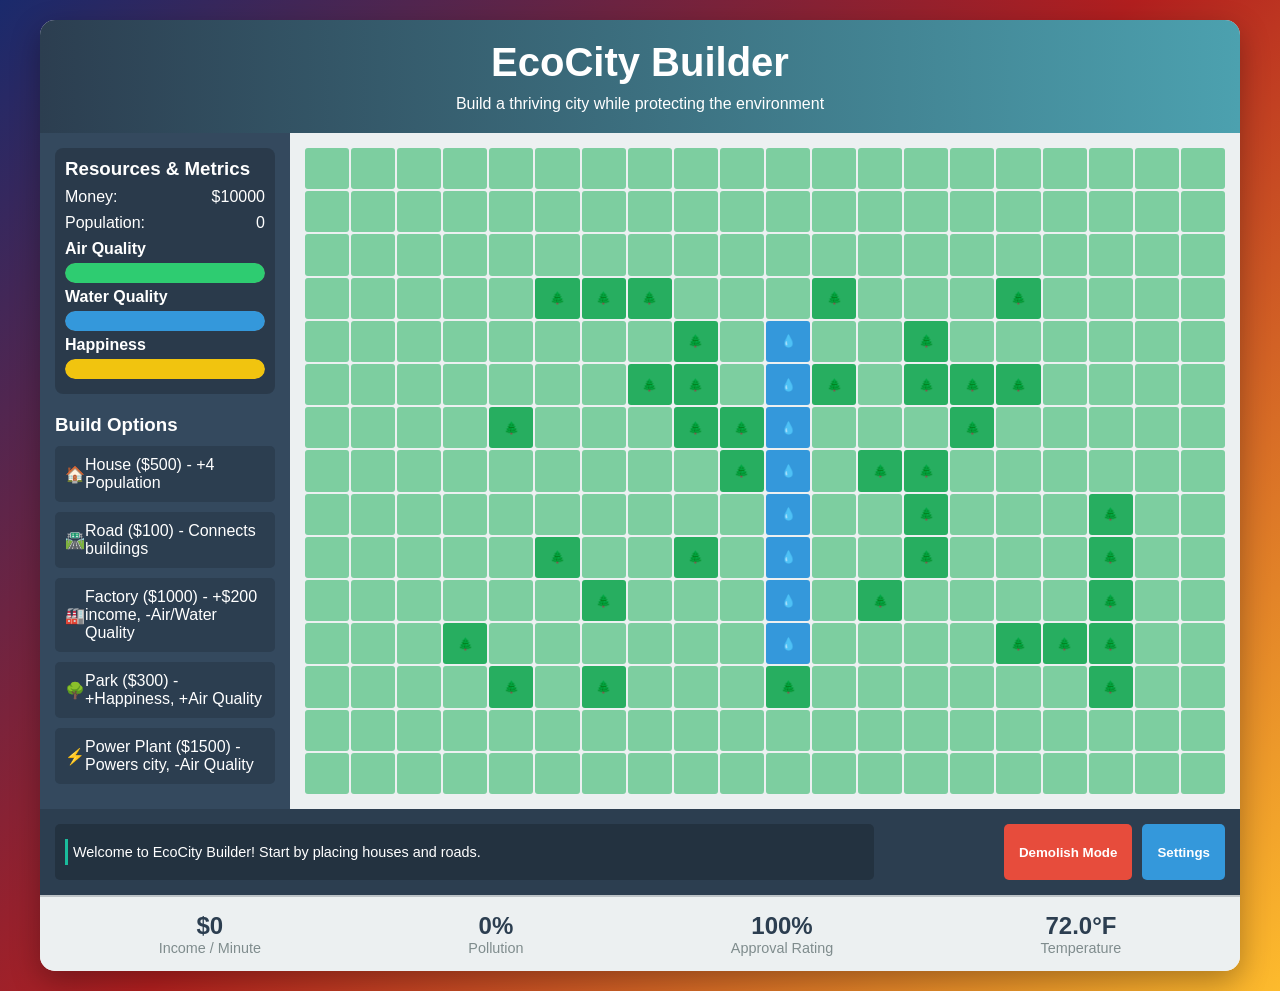
<file: index3.html>
<!DOCTYPE html>
<html lang="en">
<head>
    <meta charset="UTF-8">
    <meta name="viewport" content="width=device-width, initial-scale=1.0">
    <title>EcoCity Builder</title>
    <style>
        * {
            margin: 0;
            padding: 0;
            box-sizing: border-box;
            font-family: 'Segoe UI', Tahoma, Geneva, Verdana, sans-serif;
        }
        
        body {
            background: linear-gradient(135deg, #1a2a6c, #b21f1f, #fdbb2d);
            min-height: 100vh;
            padding: 20px;
            color: #333;
        }
        
        .container {
            max-width: 1200px;
            margin: 0 auto;
            background: rgba(255, 255, 255, 0.9);
            border-radius: 15px;
            overflow: hidden;
            box-shadow: 0 10px 30px rgba(0, 0, 0, 0.3);
        }
        
        header {
            background: linear-gradient(to right, #2c3e50, #4ca1af);
            color: white;
            padding: 20px;
            text-align: center;
        }
        
        h1 {
            font-size: 2.5rem;
            margin-bottom: 10px;
        }
        
        .game-area {
            display: flex;
            min-height: 600px;
        }
        
        .sidebar {
            width: 250px;
            background: #34495e;
            color: white;
            padding: 15px;
        }
        
        .resources {
            background: rgba(0, 0, 0, 0.2);
            padding: 10px;
            border-radius: 8px;
            margin-bottom: 20px;
        }
        
        .resource {
            display: flex;
            justify-content: space-between;
            margin: 8px 0;
        }
        
        .meter {
            height: 20px;
            background: #555;
            border-radius: 10px;
            margin: 5px 0;
            overflow: hidden;
        }
        
        .meter-fill {
            height: 100%;
            border-radius: 10px;
            transition: width 0.5s;
        }
        
        .air-quality .meter-fill { background: #2ecc71; }
        .water-quality .meter-fill { background: #3498db; }
        .happiness .meter-fill { background: #f1c40f; }
        
        .build-menu {
            margin-top: 20px;
        }
        
        .build-option {
            background: #2c3e50;
            padding: 10px;
            margin: 10px 0;
            border-radius: 5px;
            cursor: pointer;
            transition: background 0.3s;
            display: flex;
            align-items: center;
        }
        
        .build-option:hover {
            background: #1abc9c;
        }
        
        .build-option img {
            width: 32px;
            height: 32px;
            margin-right: 10px;
        }
        
        .game-map {
            flex: 1;
            background: #ecf0f1;
            padding: 15px;
            display: grid;
            grid-template-columns: repeat(20, 1fr);
            grid-template-rows: repeat(15, 1fr);
            gap: 2px;
        }
        
        .cell {
            background: #d5dbdb;
            border-radius: 3px;
            cursor: pointer;
            display: flex;
            justify-content: center;
            align-items: center;
            font-size: 12px;
            transition: all 0.2s;
        }
        
        .cell:hover {
            opacity: 0.8;
            transform: scale(0.95);
        }
        
        .grass { background: #7dcea0; }
        .tree { background: #27ae60; }
        .water { background: #3498db; }
        .house { background: #e74c3c; }
        .factory { background: #7f8c8d; }
        .road { background: #bdc3c7; }
        .park { background: #2ecc71; }
        .power-plant { background: #f39c12; }
        .demolish { background: #ff7979; }
        
        .info-panel {
            padding: 15px;
            background: #2c3e50;
            color: white;
            display: flex;
            justify-content: space-between;
        }
        
        .message-log {
            width: 70%;
            padding: 10px;
            background: rgba(0, 0, 0, 0.2);
            border-radius: 5px;
            max-height: 100px;
            overflow-y: auto;
        }
        
        .message {
            margin: 5px 0;
            padding: 5px;
            border-left: 3px solid #1abc9c;
            font-size: 0.9rem;
        }
        
        .controls {
            display: flex;
            gap: 10px;
        }
        
        button {
            padding: 8px 15px;
            border: none;
            border-radius: 5px;
            cursor: pointer;
            font-weight: bold;
            transition: all 0.3s;
        }
        
        .btn-demolish {
            background: #e74c3c;
            color: white;
        }
        
        .btn-demolish:hover {
            background: #c0392b;
        }
        
        .btn-settings {
            background: #3498db;
            color: white;
        }
        
        .btn-settings:hover {
            background: #2980b9;
        }
        
        .stats {
            display: flex;
            justify-content: space-around;
            padding: 15px;
            background: #ecf0f1;
            border-top: 2px solid #bdc3c7;
        }
        
        .stat-item {
            text-align: center;
        }
        
        .stat-value {
            font-size: 1.5rem;
            font-weight: bold;
            color: #2c3e50;
        }
        
        .stat-label {
            font-size: 0.9rem;
            color: #7f8c8d;
        }
        
        .warning {
            color: #e74c3c;
            font-weight: bold;
        }
        
        @media (max-width: 768px) {
            .game-area {
                flex-direction: column;
            }
            
            .sidebar {
                width: 100%;
            }
            
            .game-map {
                min-height: 400px;
            }
        }
    </style>
</head>
<body>
    <div class="container">
        <header>
            <h1>EcoCity Builder</h1>
            <p>Build a thriving city while protecting the environment</p>
        </header>
        
        <div class="game-area">
            <div class="sidebar">
                <div class="resources">
                    <h3>Resources & Metrics</h3>
                    <div class="resource">
                        <span>Money:</span>
                        <span id="money">$10000</span>
                    </div>
                    <div class="resource">
                        <span>Population:</span>
                        <span id="population">0</span>
                    </div>
                    
                    <h4>Air Quality</h4>
                    <div class="meter air-quality">
                        <div class="meter-fill" id="air-quality-meter" style="width: 100%"></div>
                    </div>
                    
                    <h4>Water Quality</h4>
                    <div class="meter water-quality">
                        <div class="meter-fill" id="water-quality-meter" style="width: 100%"></div>
                    </div>
                    
                    <h4>Happiness</h4>
                    <div class="meter happiness">
                        <div class="meter-fill" id="happiness-meter" style="width: 100%"></div>
                    </div>
                </div>
                
                <div class="build-menu">
                    <h3>Build Options</h3>
                    <div class="build-option" data-type="house">
                        <span>🏠</span> House ($500) - +4 Population
                    </div>
                    <div class="build-option" data-type="road">
                        <span>🛣️</span> Road ($100) - Connects buildings
                    </div>
                    <div class="build-option" data-type="factory">
                        <span>🏭</span> Factory ($1000) - +$200 income, -Air/Water Quality
                    </div>
                    <div class="build-option" data-type="park">
                        <span>🌳</span> Park ($300) - +Happiness, +Air Quality
                    </div>
                    <div class="build-option" data-type="power-plant">
                        <span>⚡</span> Power Plant ($1500) - Powers city, -Air Quality
                    </div>
                </div>
            </div>
            
            <div class="game-map" id="game-map">
                <!-- Map cells will be generated by JavaScript -->
            </div>
        </div>
        
        <div class="info-panel">
            <div class="message-log" id="message-log">
                <div class="message">Welcome to EcoCity Builder! Start by placing houses and roads.</div>
            </div>
            <div class="controls">
                <button class="btn-demolish" id="demolish-btn">Demolish Mode</button>
                <button class="btn-settings" id="settings-btn">Settings</button>
            </div>
        </div>
        
        <div class="stats">
            <div class="stat-item">
                <div class="stat-value" id="income-value">$0</div>
                <div class="stat-label">Income / Minute</div>
            </div>
            <div class="stat-item">
                <div class="stat-value" id="pollution-value">0%</div>
                <div class="stat-label">Pollution</div>
            </div>
            <div class="stat-item">
                <div class="stat-value" id="approval-value">100%</div>
                <div class="stat-label">Approval Rating</div>
            </div>
            <div class="stat-item">
                <div class="stat-value" id="temperature-value">72°F</div>
                <div class="stat-label">Temperature</div>
            </div>
        </div>
    </div>

    <script>
        // Game state
        const gameState = {
            money: 10000,
            population: 0,
            airQuality: 100,
            waterQuality: 100,
            happiness: 100,
            income: 0,
            pollution: 0,
            approval: 100,
            temperature: 72,
            selectedBuilding: null,
            demolishMode: false,
            buildings: [],
            map: [],
            mapSize: { rows: 15, cols: 20 },
            costs: {
                house: 500,
                road: 100,
                factory: 1000,
                park: 300,
                'power-plant': 1500
            },
            messages: ['Welcome to EcoCity Builder! Start by placing houses and roads.']
        };

        // Initialize the game
        function initGame() {
            createMap();
            renderMap();
            updateUI();
            setInterval(gameLoop, 2000);
        }

        // Create the game map
        function createMap() {
            const { rows, cols } = gameState.mapSize;
            
            // Initialize empty map
            for (let r = 0; r < rows; r++) {
                gameState.map[r] = [];
                for (let c = 0; c < cols; c++) {
                    // Create a river in the middle
                    if (c === Math.floor(cols / 2) && r > 3 && r < rows - 3) {
                        gameState.map[r][c] = 'water';
                    } 
                    // Add some trees
                    else if (Math.random() > 0.7 && r > 2 && r < rows - 2 && c > 2 && c < cols - 2) {
                        gameState.map[r][c] = 'tree';
                    }
                    // Default to grass
                    else {
                        gameState.map[r][c] = 'grass';
                    }
                }
            }
        }

        // Render the game map
        function renderMap() {
            const mapElement = document.getElementById('game-map');
            mapElement.innerHTML = '';
            
            const { rows, cols } = gameState.mapSize;
            
            for (let r = 0; r < rows; r++) {
                for (let c = 0; c < cols; c++) {
                    const cell = document.createElement('div');
                    cell.className = `cell ${gameState.map[r][c]}`;
                    cell.dataset.row = r;
                    cell.dataset.col = c;
                    
                    // Add emoji for cell type
                    switch (gameState.map[r][c]) {
                        case 'tree': cell.textContent = '🌲'; break;
                        case 'water': cell.textContent = '💧'; break;
                        case 'house': cell.textContent = '🏠'; break;
                        case 'road': cell.textContent = '🛣️'; break;
                        case 'factory': cell.textContent = '🏭'; break;
                        case 'park': cell.textContent = '🌳'; break;
                        case 'power-plant': cell.textContent = '⚡'; break;
                        default: cell.textContent = '';
                    }
                    
                    cell.addEventListener('click', () => handleCellClick(r, c));
                    mapElement.appendChild(cell);
                }
            }
        }

        // Handle cell click
        function handleCellClick(row, col) {
            if (gameState.demolishMode) {
                demolishBuilding(row, col);
                return;
            }
            
            if (!gameState.selectedBuilding) return;
            
            const cellType = gameState.map[row][col];
            
            // Can only build on grass
            if (cellType !== 'grass') {
                addMessage('Cannot build here. Only on grass.');
                return;
            }
            
            // Check if player has enough money
            const cost = gameState.costs[gameState.selectedBuilding];
            if (gameState.money < cost) {
                addMessage(`Not enough money. Need $${cost} to build.`);
                return;
            }
            
            // Build the selected building
            gameState.map[row][col] = gameState.selectedBuilding;
            gameState.money -= cost;
            
            // Record the building
            gameState.buildings.push({
                type: gameState.selectedBuilding,
                row,
                col
            });
            
            // Update population if house was built
            if (gameState.selectedBuilding === 'house') {
                gameState.population += 4;
            }
            
            addMessage(`Built ${gameState.selectedBuilding} at (${row}, ${col}) for $${cost}.`);
            renderMap();
            updateUI();
        }

        // Demolish a building
        function demolishBuilding(row, col) {
            const cellType = gameState.map[row][col];
            
            // Can't demolish natural features
            if (cellType === 'grass' || cellType === 'tree' || cellType === 'water') {
                addMessage('Cannot demolish natural features.');
                return;
            }
            
            // Get refund (50% of original cost)
            const refund = Math.floor(gameState.costs[cellType] * 0.5);
            gameState.money += refund;
            
            // Update population if house was demolished
            if (cellType === 'house') {
                gameState.population = Math.max(0, gameState.population - 4);
            }
            
            // Remove building from records
            gameState.buildings = gameState.buildings.filter(b => 
                !(b.row === row && b.col === col)
            );
            
            // Revert to grass
            gameState.map[row][col] = 'grass';
            
            addMessage(`Demolished ${cellType} at (${row}, ${col}) for $${refund} refund.`);
            renderMap();
            updateUI();
        }

        // Game loop
        function gameLoop() {
            // Calculate income
            calculateIncome();
            
            // Update environmental factors
            updateEnvironmentalFactors();
            
            // Update UI
            updateUI();
        }

        // Calculate income
        function calculateIncome() {
            // Count factories and houses
            const factories = gameState.buildings.filter(b => b.type === 'factory').length;
            const houses = gameState.buildings.filter(b => b.type === 'house').length;
            
            // Base income from factories
            gameState.income = factories * 200;
            
            // Subtract maintenance costs
            const maintenance = houses * 10 + factories * 50;
            gameState.income -= maintenance;
            
            // Add to money
            gameState.money += gameState.income;
        }

        // Update environmental factors
        function updateEnvironmentalFactors() {
            // Count polluting buildings
            const factories = gameState.buildings.filter(b => b.type === 'factory').length;
            const powerPlants = gameState.buildings.filter(b => b.type === 'power-plant').length;
            const parks = gameState.buildings.filter(b => b.type === 'park').length;
            const trees = gameState.map.flat().filter(cell => cell === 'tree').length;
            
            // Calculate pollution
            gameState.pollution = Math.min(100, factories * 15 + powerPlants * 20 - parks * 5 - trees * 2);
            
            // Update air and water quality based on pollution
            gameState.airQuality = Math.max(0, 100 - gameState.pollution);
            gameState.waterQuality = Math.max(0, 100 - gameState.pollution * 0.8);
            
            // Update temperature based on pollution and trees
            gameState.temperature = 72 + (gameState.pollution * 0.3) - (trees * 0.1);
            
            // Update happiness based on various factors
            const pollutionImpact = gameState.pollution * 0.5;
            const parkImpact = parks * 2;
            const treeImpact = trees * 0.5;
            
            gameState.happiness = Math.max(0, 100 - pollutionImpact + parkImpact + treeImpact);
            gameState.approval = gameState.happiness;
            
            // Add warnings if values are critical
            if (gameState.airQuality < 30) {
                addMessage('Warning: Air quality is critical! Residents are having trouble breathing.', true);
            }
            
            if (gameState.waterQuality < 30) {
                addMessage('Warning: Water quality is critical! River is contaminated.', true);
            }
            
            if (gameState.happiness < 30) {
                addMessage('Warning: Happiness is critically low! People are considering moving out.', true);
            }
            
            // Check if people are moving out
            if (gameState.happiness < 20 && gameState.population > 0) {
                const movedOut = Math.floor(Math.random() * 3) + 1;
                gameState.population = Math.max(0, gameState.population - movedOut);
                addMessage(`${movedOut} people moved out due to low happiness!`, true);
            }
        }

        // Update the UI
        function updateUI() {
            // Update resources
            document.getElementById('money').textContent = `$${gameState.money}`;
            document.getElementById('population').textContent = gameState.population;
            
            // Update meters
            document.getElementById('air-quality-meter').style.width = `${gameState.airQuality}%`;
            document.getElementById('water-quality-meter').style.width = `${gameState.waterQuality}%`;
            document.getElementById('happiness-meter').style.width = `${gameState.happiness}%`;
            
            // Update stats
            document.getElementById('income-value').textContent = `$${gameState.income}`;
            document.getElementById('pollution-value').textContent = `${gameState.pollution}%`;
            document.getElementById('approval-value').textContent = `${gameState.approval}%`;
            document.getElementById('temperature-value').textContent = `${gameState.temperature.toFixed(1)}°F`;
            
            // Color code values
            colorCodeValue('income-value', gameState.income >= 0);
            colorCodeValue('pollution-value', gameState.pollution < 50);
            colorCodeValue('approval-value', gameState.approval >= 50);
            colorCodeValue('temperature-value', gameState.temperature < 80);
        }

        // Color code value based on condition
        function colorCodeValue(elementId, goodCondition) {
            const element = document.getElementById(elementId);
            if (goodCondition) {
                element.classList.remove('warning');
            } else {
                element.classList.add('warning');
            }
        }

        // Add message to log
        function addMessage(text, isWarning = false) {
            const messageLog = document.getElementById('message-log');
            const message = document.createElement('div');
            message.className = 'message';
            if (isWarning) message.classList.add('warning');
            message.textContent = text;
            messageLog.appendChild(message);
            
            // Scroll to bottom
            messageLog.scrollTop = messageLog.scrollHeight;
            
            // Keep only last 5 messages
            const messages = messageLog.querySelectorAll('.message');
            if (messages.length > 5) {
                messages[0].remove();
            }
            
            // Also add to game state for persistence
            gameState.messages.push(text);
            if (gameState.messages.length > 10) {
                gameState.messages.shift();
            }
        }

        // Set up event listeners
        function setupEventListeners() {
            // Build option clicks
            document.querySelectorAll('.build-option').forEach(option => {
                option.addEventListener('click', () => {
                    gameState.selectedBuilding = option.dataset.type;
                    gameState.demolishMode = false;
                    addMessage(`Selected: ${option.dataset.type}`);
                });
            });
            
            // Demolish button
            document.getElementById('demolish-btn').addEventListener('click', () => {
                gameState.demolishMode = !gameState.demolishMode;
                gameState.selectedBuilding = null;
                
                const btn = document.getElementById('demolish-btn');
                if (gameState.demolishMode) {
                    btn.style.background = '#c0392b';
                    addMessage('Demolish mode activated. Click on buildings to demolish.');
                } else {
                    btn.style.background = '#e74c3c';
                    addMessage('Demolish mode deactivated.');
                }
            });
            
            // Settings button
            document.getElementById('settings-btn').addEventListener('click', () => {
                alert('Game settings would go here. In a full version, you could adjust tax rates and other settings.');
            });
        }

        // Initialize the game when loaded
        window.onload = function() {
            initGame();
            setupEventListeners();
        };
    </script>
</body>
</html>
</file>
<file: css/contact.css>
:root {
    --primary: #4CAF50;
    --primary-light: #80e27e;
    --primary-dark: #087f23;
    --secondary: #FF9800;
    --secondary-light: #ffc947;
    --secondary-dark: #c66900;
    --accent: #2196F3;
    --accent-light: #6ec6ff;
    --accent-dark: #0069c0;
    --text: #263238;
    --text-light: #78909c;
    --background: #f9fbe7;
    --surface: #ffffff;
    --error: #f44336;
    --success: #66bb6a;
    --warning: #ffa726;
    --header-height: 70px;
}

* {
    margin: 0;
    padding: 0;
    box-sizing: border-box;
}

body {
    font-family: 'Poppins', sans-serif;
    line-height: 1.6;
    color: var(--text);
    background-color: var(--background);
}

h1, h2, h3, h4, h5, h6 {
    font-family: 'Montserrat', sans-serif;
    font-weight: 700;
    color: var(--primary-dark);
}

/* Navigation */
.navbar {
    position: fixed;
    top: 0;
    left: 0;
    width: 100%;
    background-color: var(--primary);
    box-shadow: 0 2px 10px rgba(0, 0, 0, 0.1);
    z-index: 1000;
    padding: 0.8rem 0;
}

.nav-container {
    display: flex;
    justify-content: space-between;
    align-items: center;
    max-width: 1200px;
    margin: 0 auto;
    padding: 0 20px;
}

.nav-logo {
    display: flex;
    align-items: center;
    font-size: 1.5rem;
    font-weight: 700;
    color: white;
}

.nav-logo i {
    margin-right: 0.5rem;
    font-size: 1.8rem;
}

.nav-menu {
    display: flex;
    align-items: center;
    list-style: none;
    margin: 0;
    padding: 0;
}

.nav-item {
    margin-left: 1.5rem;
    position: relative;
}

.nav-link {
    text-decoration: none;
    color: white;
    font-weight: 500;
    transition: color 0.3s;
    display: flex;
    align-items: center;
}

.nav-link:hover {
    color: var(--secondary-light);
}

.points-badge {
    background-color: var(--secondary);
    color: white;
    border-radius: 20px;
    padding: 2px 8px;
    font-size: 0.8rem;
    margin-left: 6px;
}

.logout-link {
    color: #e53935 !important;
}

.hamburger {
    display: none;
    flex-direction: column;
    cursor: pointer;
}

.bar {
    width: 25px;
    height: 3px;
    background-color: white;
    margin: 3px 0;
    transition: 0.3s;
}

/* Main Content */
.contact-container {
    max-width: 1200px;
    margin: calc(var(--header-height) + 2rem) auto 2rem;
    padding: 0 20px;
}

/* Hero Section */
.contact-hero {
    background: linear-gradient(135deg, var(--primary-light) 0%, var(--accent-light) 100%);
    border-radius: 15px;
    padding: 3rem;
    text-align: center;
    margin-bottom: 3rem;
    color: var(--text);
}

.contact-hero h1 {
    font-size: 2.5rem;
    margin-bottom: 1rem;
    color: var(--primary-dark);
}

.contact-hero p {
    font-size: 1.2rem;
    max-width: 800px;
    margin: 0 auto;
    opacity: 0.9;
}

/* Contact Content */
.contact-content {
    display: grid;
    grid-template-columns: 1fr 1fr;
    gap: 3rem;
    margin-bottom: 3rem;
}

.contact-info h2 {
    font-size: 2rem;
    margin-bottom: 1.5rem;
    color: var(--primary-dark);
}

.contact-info > p {
    margin-bottom: 2rem;
    color: var(--text-light);
}

.contact-method {
    display: flex;
    align-items: flex-start;
    margin-bottom: 2rem;
}

.contact-icon {
    width: 50px;
    height: 50px;
    background: rgba(76, 175, 80, 0.1);
    border-radius: 50%;
    display: flex;
    align-items: center;
    justify-content: center;
    margin-right: 1rem;
    flex-shrink: 0;
}

.contact-icon i {
    font-size: 1.5rem;
    color: var(--primary);
}

.contact-details h3 {
    font-size: 1.2rem;
    margin-bottom: 0.5rem;
    color: var(--primary-dark);
}

.contact-details p {
    color: var(--text-light);
    margin-bottom: 0.3rem;
}

.social-links {
    display: flex;
    gap: 0.8rem;
    margin-top: 0.5rem;
}

.social-links a {
    width: 40px;
    height: 40px;
    border-radius: 50%;
    background: var(--background);
    color: var(--primary);
    display: flex;
    align-items: center;
    justify-content: center;
    transition: all 0.3s;
}

.social-links a:hover {
    background: var(--primary);
    color: white;
}

/* Contact Form */
.contact-form-container {
    background: var(--surface);
    border-radius: 15px;
    padding: 2.5rem;
    box-shadow: 0 5px 15px rgba(0, 0, 0, 0.05);
}

.contact-form-container h2 {
    font-size: 1.8rem;
    margin-bottom: 1.5rem;
    color: var(--primary-dark);
}

.form-group {
    margin-bottom: 1.5rem;
}

.form-group label {
    display: block;
    margin-bottom: 0.5rem;
    font-weight: 500;
    color: var(--text);
}

.form-group input,
.form-group textarea {
    width: 100%;
    padding: 12px 15px;
    border: 1px solid #ddd;
    border-radius: 8px;
    font-family: 'Poppins', sans-serif;
    font-size: 1rem;
    transition: border-color 0.3s;
}

.form-group input:focus,
.form-group textarea:focus {
    outline: none;
    border-color: var(--primary);
    box-shadow: 0 0 0 2px rgba(76, 175, 80, 0.2);
}

.error-message {
    display: block;
    color: var(--error);
    font-size: 0.85rem;
    margin-top: 0.3rem;
    min-height: 1.2rem;
}

.success-message {
    display: none;
    text-align: center;
    padding: 2rem;
    background: rgba(102, 187, 106, 0.1);
    border-radius: 10px;
    margin-top: 1.5rem;
}

.success-message i {
    font-size: 3rem;
    color: var(--success);
    margin-bottom: 1rem;
}

.success-message p {
    color: var(--text);
    font-weight: 500;
}

/* FAQ Section */
.faq-section {
    margin-bottom: 3rem;
}

.section-header {
    text-align: center;
    margin-bottom: 2.5rem;
}

.section-header h2 {
    font-size: 2rem;
    color: var(--primary-dark);
    margin-bottom: 1rem;
}

.section-header p {
    color: var(--text-light);
    max-width: 700px;
    margin: 0 auto;
}

.faq-container {
    max-width: 800px;
    margin: 0 auto;
}

.faq-item {
    background: var(--surface);
    border-radius: 10px;
    margin-bottom: 1rem;
    overflow: hidden;
    box-shadow: 0 3px 10px rgba(0, 0, 0, 0.05);
}

.faq-question {
    padding: 1.5rem;
    display: flex;
    justify-content: space-between;
    align-items: center;
    cursor: pointer;
}

.faq-question h3 {
    font-size: 1.1rem;
    margin: 0;
    color: var(--primary-dark);
}

.faq-question i {
    color: var(--primary);
    transition: transform 0.3s;
}

.faq-answer {
    padding: 0 1.5rem;
    max-height: 0;
    overflow: hidden;
    transition: max-height 0.3s ease, padding 0.3s ease;
}

.faq-answer p {
    padding-bottom: 1.5rem;
    color: var(--text-light);
    margin: 0;
}

.faq-item.active .faq-question i {
    transform: rotate(180deg);
}

.faq-item.active .faq-answer {
    max-height: 200px;
    padding: 0 1.5rem;
}

/* Buttons */
.btn {
    padding: 12px 30px;
    border-radius: 50px;
    font-weight: 600;
    font-size: 1rem;
    cursor: pointer;
    transition: all 0.3s;
    border: none;
    display: inline-block;
    text-align: center;
    text-decoration: none;
}

.btn-primary {
    background-color: var(--primary);
    color: white;
}

.btn-primary:hover {
    background-color: var(--primary-dark);
    transform: translateY(-2px);
}

/* Footer */
.footer {
    background: var(--primary-dark);
    color: white;
    padding: 3rem 0 2rem;
    margin-top: 4rem;
}

.footer-container {
    max-width: 1200px;
    margin: 0 auto;
    padding: 0 20px;
    display: grid;
    grid-template-columns: repeat(auto-fit, minmax(250px, 1fr));
    gap: 2rem;
}

.footer-col h3 {
    font-size: 1.2rem;
    margin-bottom: 1.5rem;
    color: white;
}

.footer-col ul {
    list-style: none;
}

.footer-col ul li {
    margin-bottom: 0.8rem;
}

.footer-col ul li a {
    color: rgba(255, 255, 255, 0.8);
    text-decoration: none;
    transition: color 0.3s;
}

.footer-col ul li a:hover {
    color: white;
}

.footer-social {
    display: flex;
    gap: 1rem;
    margin-top: 1.5rem;
}

.footer-social a {
    width: 40px;
    height: 40px;
    border-radius: 50%;
    background: rgba(255, 255, 255, 0.1);
    color: white;
    display: flex;
    align-items: center;
    justify-content: center;
    transition: all 0.3s;
}

.footer-social a:hover {
    background: var(--secondary);
}

.footer-bottom {
    text-align: center;
    padding-top: 2rem;
    margin-top: 2rem;
    border-top: 1px solid rgba(255, 255, 255, 0.1);
    color: rgba(255, 255, 255, 0.7);
    font-size: 0.9rem;
}

/* Responsive Design */
@media screen and (max-width: 968px) {
    .contact-content {
        grid-template-columns: 1fr;
    }
    
    .contact-info {
        order: 2;
    }
    
    .contact-form-container {
        order: 1;
    }
}

@media screen and (max-width: 768px) {
    .hamburger {
        display: flex;
    }
    
    .nav-menu {
        position: fixed;
        left: -100%;
        top: 70px;
        display: flex;
        flex-direction: column;
        background-color: var(--primary);
        width: 100%;
        text-align: center;
        transition: 0.3s;
        box-shadow: 0 10px 27px rgba(0, 0, 0, 0.05);
        padding: 2rem 0;
    }
    
    .nav-menu.active {
        left: 0;
    }
    
    .nav-item {
        margin: 1.5rem 0;
    }
    
    .contact-hero h1 {
        font-size: 2rem;
    }
    
    .contact-hero p {
        font-size: 1rem;
    }
    
    .contact-form-container {
        padding: 1.5rem;
    }
}

@media screen and (max-width: 480px) {
    .contact-hero {
        padding: 2rem 1.5rem;
    }
    
    .contact-method {
        flex-direction: column;
        text-align: center;
    }
    
    .contact-icon {
        margin-right: 0;
        margin-bottom: 1rem;
    }
    
    .faq-question h3 {
        font-size: 1rem;
    }
}
</file>
